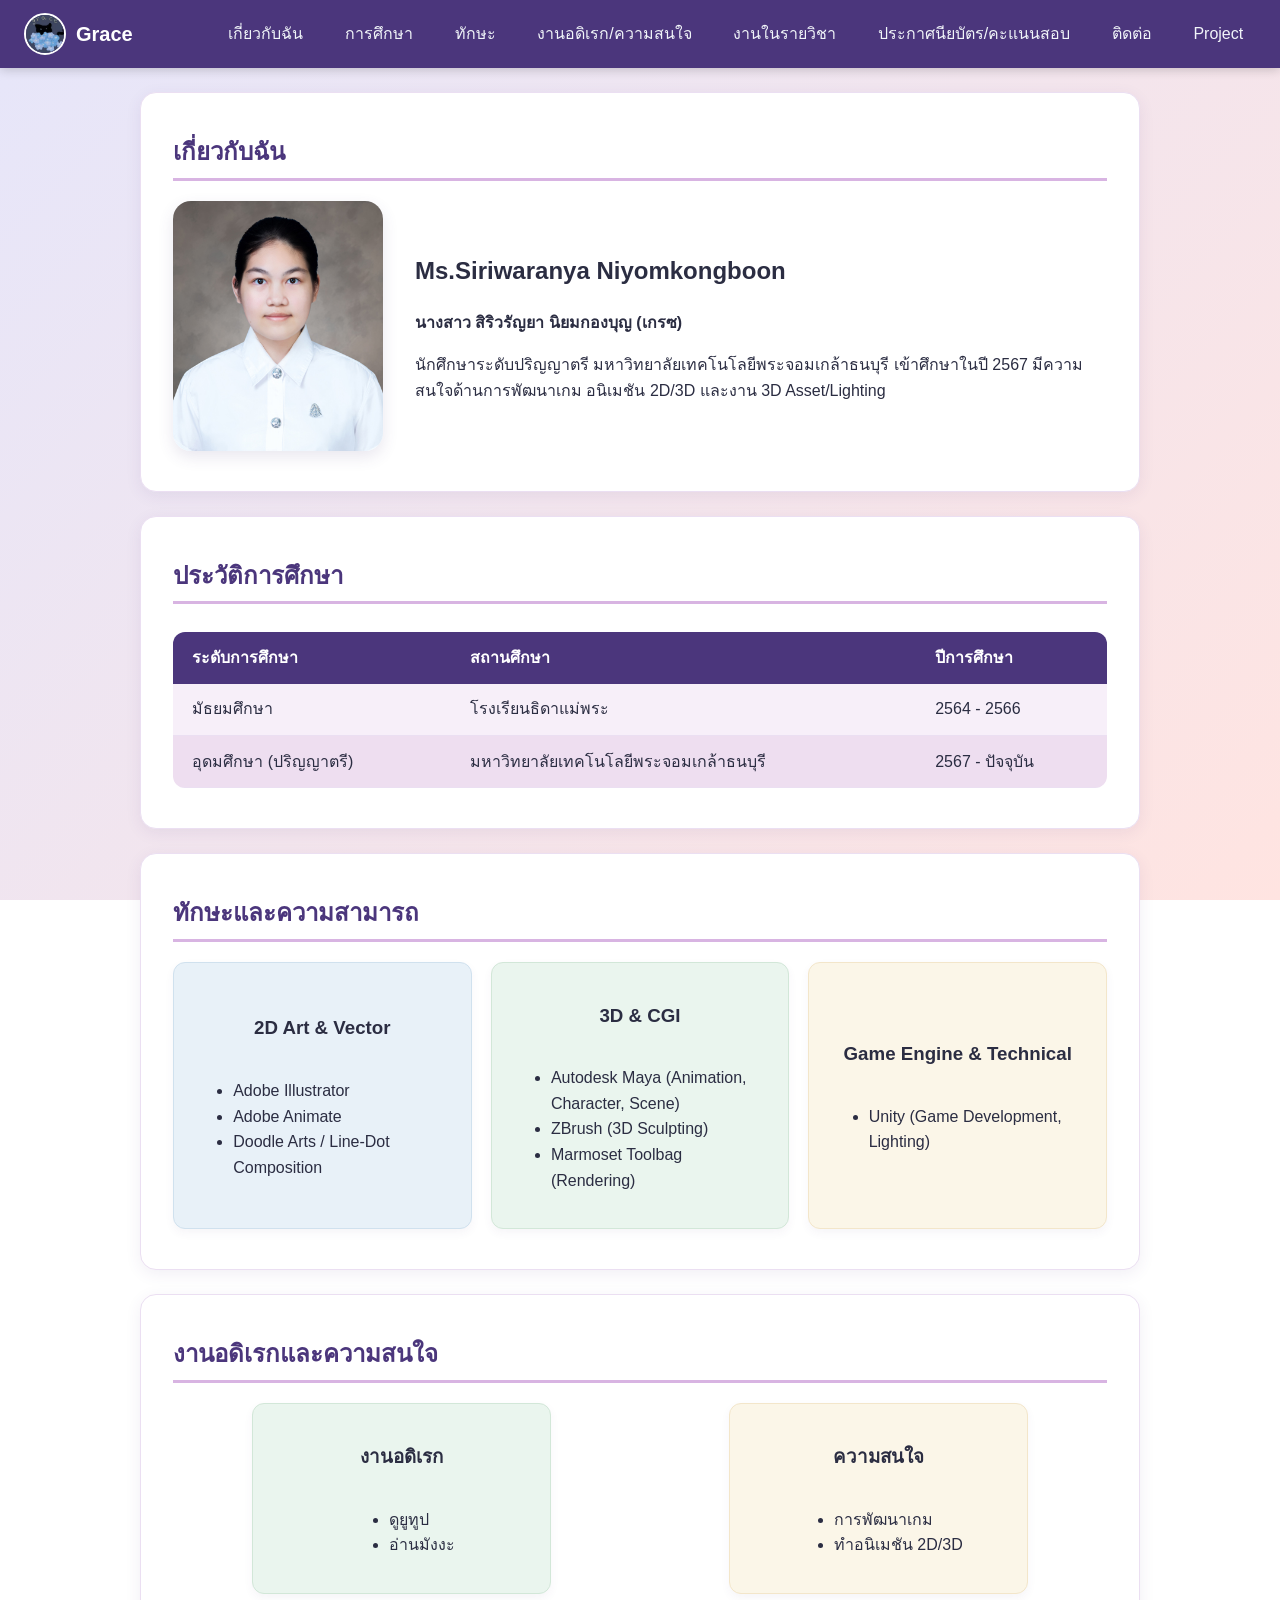
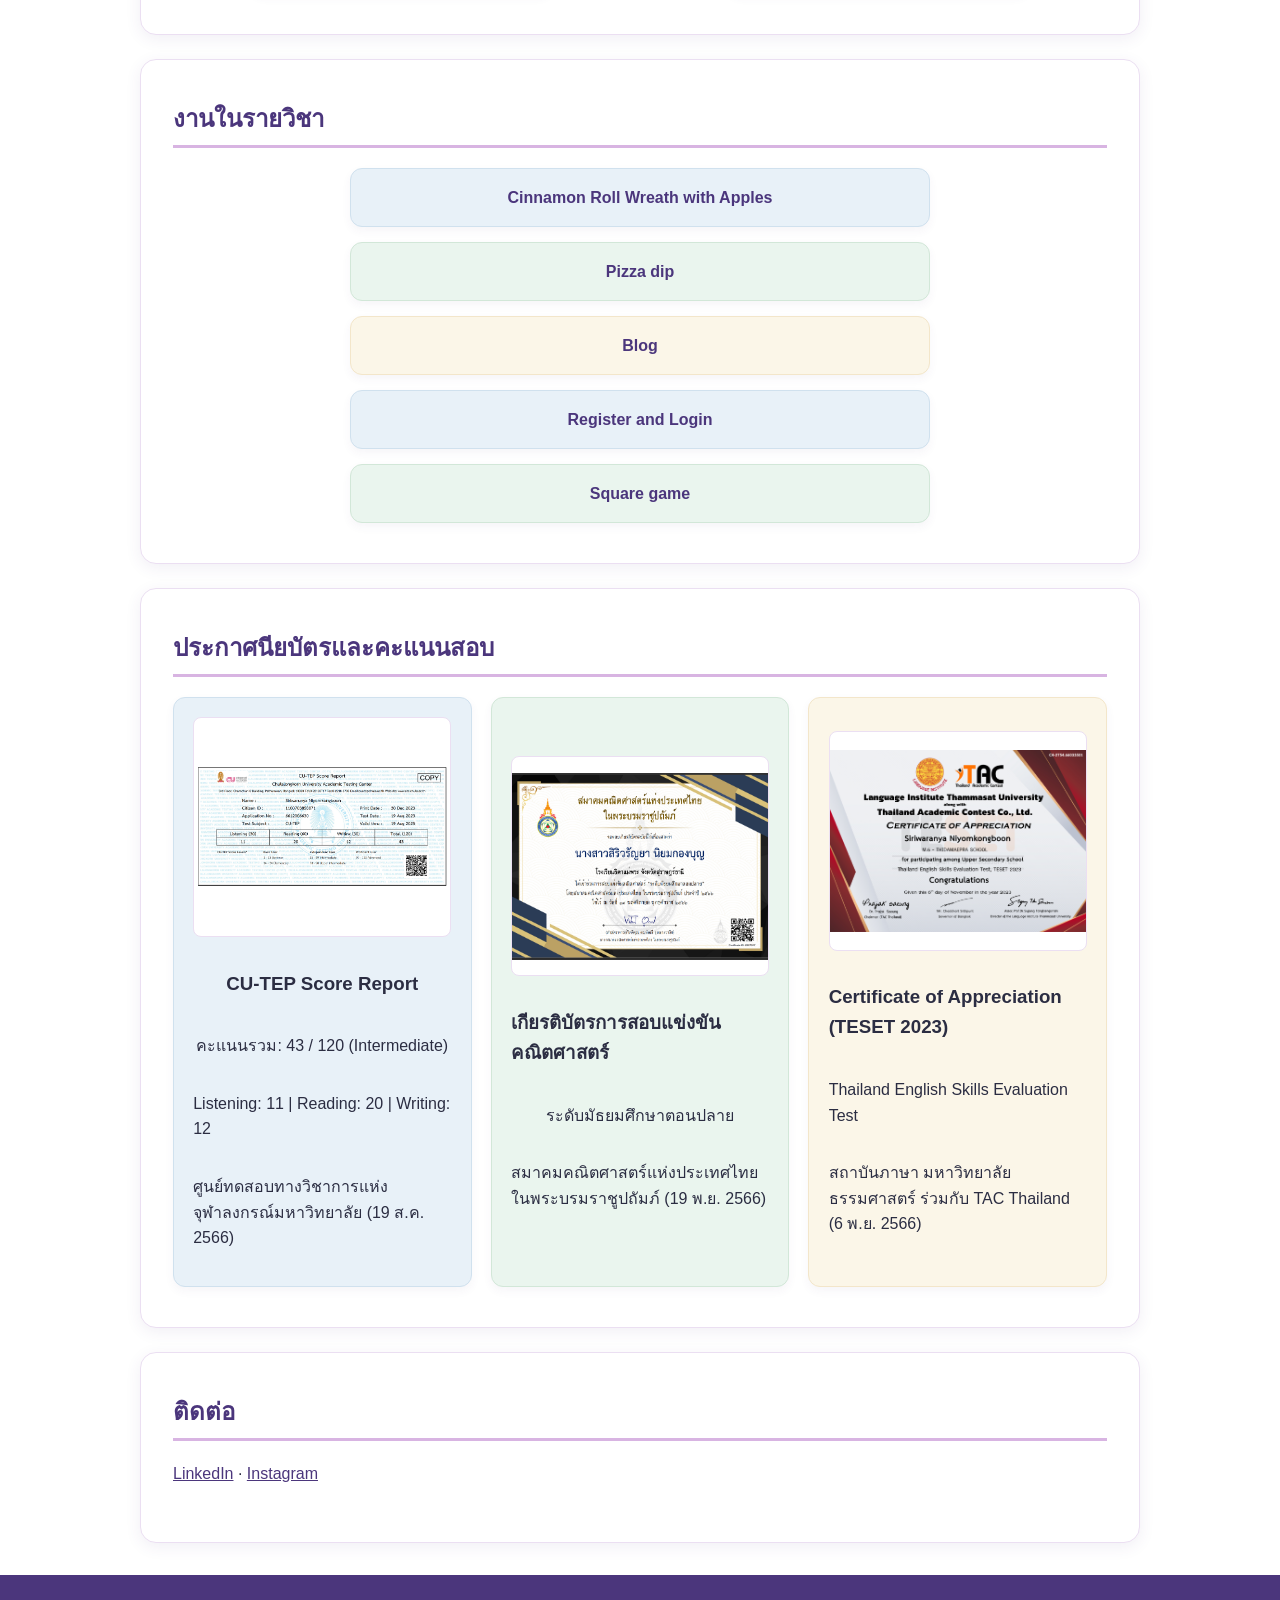
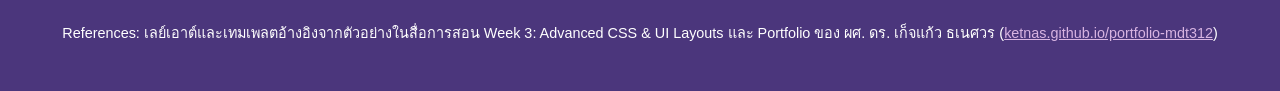
<file: index.html>
<!DOCTYPE html>
<html lang="th">
<head>
  <meta charset="UTF-8">
  <meta name="viewport" content="width=device-width, initial-scale=1.0">
  <title>Portfolio | Siriwaranya Niyomkongboon</title>
  <link rel="stylesheet" href="style.css">
</head>
<body>

  <nav class="topnav">
    <span class="brand">
      <img src="pic/logo.png" alt="Grace Logo" class="brand-logo">
      Grace
    </span>
    <a href="#about">เกี่ยวกับฉัน</a>
    <a href="#education">การศึกษา</a>
    <a href="#skills">ทักษะ</a>
    <a href="#interests">งานอดิเรก/ความสนใจ</a>
    <a href="#assignments">งานในรายวิชา</a>
    <a href="#certificates">ประกาศนียบัตร/คะแนนสอบ</a>
    <a href="#contact">ติดต่อ</a>
    <a href="project.html">Project</a>
  </nav>

  <section id="about">
    <h2>เกี่ยวกับฉัน</h2>
    <div class="about">
      <img class="profile" src="pic/mypic.png" alt="รูปถ่ายหน้าตรงของสิริวรัญยา">
      <div class="text">
        <h1>Ms.Siriwaranya Niyomkongboon</h1>
        <p><strong>นางสาว สิริวรัญยา นิยมกองบุญ (เกรซ)</strong></p>
        <p>นักศึกษาระดับปริญญาตรี มหาวิทยาลัยเทคโนโลยีพระจอมเกล้าธนบุรี เข้าศึกษาในปี 2567 มีความสนใจด้านการพัฒนาเกม อนิเมชัน 2D/3D และงาน 3D Asset/Lighting</p>
      </div>
    </div>
  </section>

  <section id="education">
    <h2>ประวัติการศึกษา</h2>
    <div class="table-wrap">
      <table class="edu_table">
        <tr>
          <th>ระดับการศึกษา</th>
          <th>สถานศึกษา</th>
          <th>ปีการศึกษา</th>
        </tr>
        <tr>
          <td>มัธยมศึกษา</td>
          <td>โรงเรียนธิดาแม่พระ</td>
          <td>2564 - 2566</td>
        </tr>
        <tr>
          <td>อุดมศึกษา (ปริญญาตรี)</td>
          <td>มหาวิทยาลัยเทคโนโลยีพระจอมเกล้าธนบุรี</td>
          <td>2567 - ปัจจุบัน</td>
        </tr>
      </table>
    </div>
  </section>

  <section id="skills">
    <h2>ทักษะและความสามารถ</h2>
    <div class="grid-auto">
      <div class="card">
        <h3>2D Art & Vector</h3>
        <ul>
          <li>Adobe Illustrator</li>
          <li>Adobe Animate</li>
          <li>Doodle Arts / Line-Dot Composition</li>
        </ul>
      </div>
      <div class="card">
        <h3>3D & CGI</h3>
        <ul>
          <li>Autodesk Maya (Animation, Character, Scene)</li>
          <li>ZBrush (3D Sculpting)</li>
          <li>Marmoset Toolbag (Rendering)</li>
        </ul>
      </div>
      <div class="card">
        <h3>Game Engine & Technical</h3>
        <ul>
          <li>Unity (Game Development, Lighting)</li>
        </ul>
      </div>
    </div>
  </section>

  <section id="interests">
    <h2>งานอดิเรกและความสนใจ</h2>
    <div class="grid-auto">
      <div class="card">
        <h3>งานอดิเรก</h3>
        <ul>
          <li>ดูยูทูป</li>
          <li>อ่านมังงะ</li>
        </ul>
      </div>
      <div class="card">
        <h3>ความสนใจ</h3>
        <ul>
          <li>การพัฒนาเกม</li>
          <li>ทำอนิเมชัน 2D/3D</li>
        </ul>
      </div>
    </div>
  </section>

  <section id="assignments">
    <h2>งานในรายวิชา</h2>
    <div class="assignments-list">
      <a class="card" href="assignments/assignment3/recipe.html" target="_blank" rel="noopener">Cinnamon Roll Wreath with Apples</a>
      <a class="card" href="assignments/assignment4/recipe.html" target="_blank" rel="noopener">Pizza dip</a>
      <a class="card" href="assignments/assignment5/index.html" target="_blank" rel="noopener">Blog</a>
      <a class="card" href="assignments/assignment6/register.html" target="_blank" rel="noopener">Register and Login</a>
      <a class="card" href="assignments/assignment7/index.html" target="_blank" rel="noopener">Square game</a>
    </div>
  </section>

  <section id="certificates">
    <h2>ประกาศนียบัตรและคะแนนสอบ</h2>
    <div class="grid-auto">
      <div class="card cert-card">
        <img src="pic/CUTEP.png" alt="CU-TEP Score Report">
        <h3>CU-TEP Score Report</h3>
        <p>คะแนนรวม: 43 / 120 (Intermediate)</p>
        <p>Listening: 11 | Reading: 20 | Writing: 12</p>
        <p>ศูนย์ทดสอบทางวิชาการแห่งจุฬาลงกรณ์มหาวิทยาลัย (19 ส.ค. 2566)</p>
      </div>
      <div class="card cert-card">
        <img src="pic/math.png" alt="เกียรติบัตรการสอบแข่งขันคณิตศาสตร์">
        <h3>เกียรติบัตรการสอบแข่งขันคณิตศาสตร์</h3>
        <p>ระดับมัธยมศึกษาตอนปลาย</p>
        <p>สมาคมคณิตศาสตร์แห่งประเทศไทย ในพระบรมราชูปถัมภ์ (19 พ.ย. 2566)</p>
      </div>
      <div class="card cert-card">
        <img src="pic/TESET.png" alt="Certificate of Appreciation TESET 2023">
        <h3>Certificate of Appreciation (TESET 2023)</h3>
        <p>Thailand English Skills Evaluation Test</p>
        <p>สถาบันภาษา มหาวิทยาลัยธรรมศาสตร์ ร่วมกับ TAC Thailand (6 พ.ย. 2566)</p>
      </div>
    </div>
  </section>

  <section id="contact">
    <h2>ติดต่อ</h2>
    <p>
      <a href="https://www.linkedin.com/in/siriwaranya-niyomkongboon-b6718a347" target="_blank" rel="noopener">LinkedIn</a> ·
      <a href="https://www.instagram.com/9rac3_ja" target="_blank" rel="noopener">Instagram</a>
    </p>
  </section>

  <footer>
    <p>
      References: เลย์เอาต์และเทมเพลตอ้างอิงจากตัวอย่างในสื่อการสอน Week 3: Advanced CSS & UI Layouts และ Portfolio ของ ผศ. ดร. เก็จแก้ว ธเนศวร (<a href="https://ketnas.github.io/portfolio-mdt312/" target="_blank" rel="noopener">ketnas.github.io/portfolio-mdt312</a>)
    </p>
  </footer>

</body>
</html>
</file>
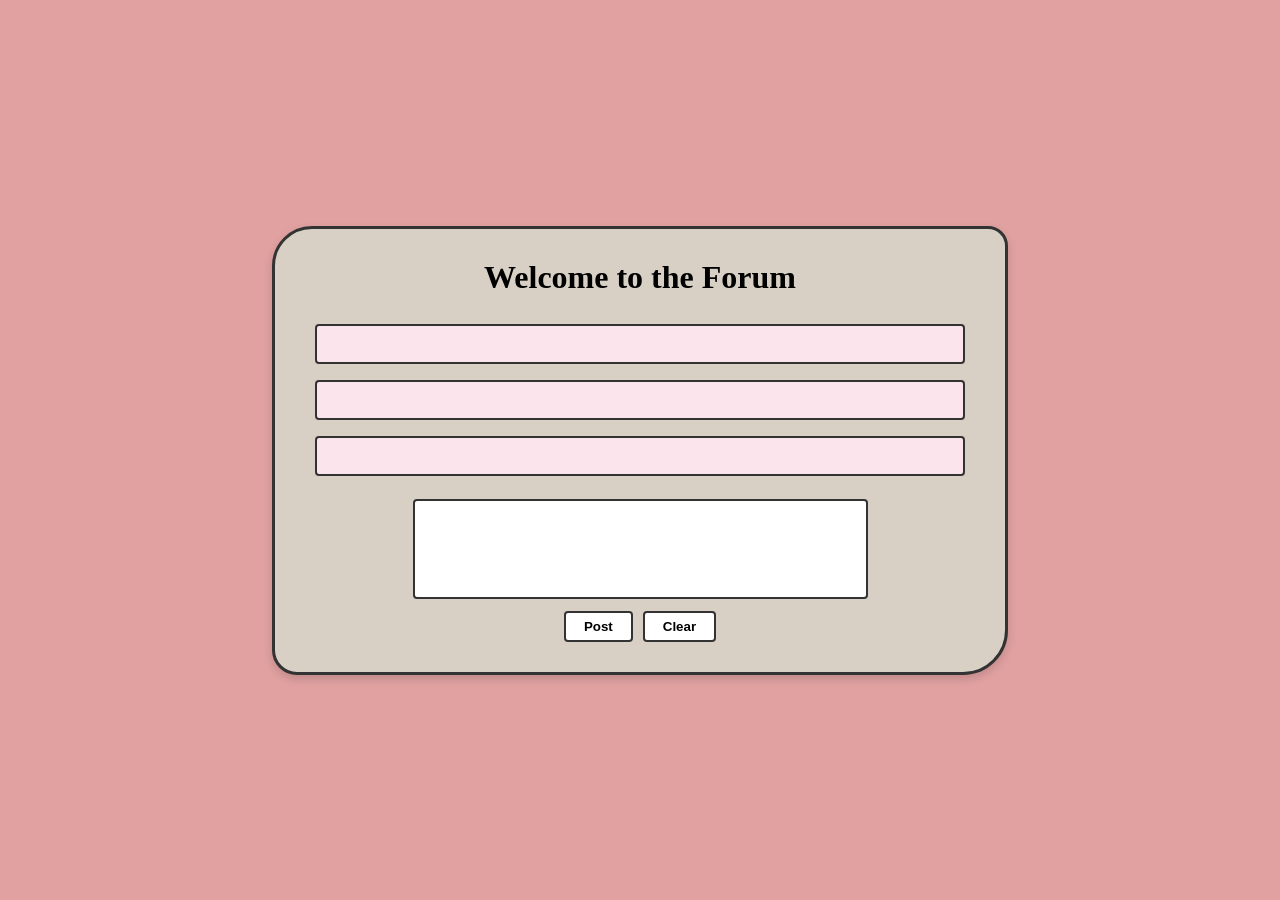
<file: assignments/assignment5/index.html>
<!DOCTYPE html>
<html>
<head>
    <meta charset='utf-8'>
    <meta http-equiv='X-UA-Compatible' content='IE=edge'>
    <title>Blogger</title>
    <meta name='viewport' content='width=device-width, initial-scale=1'>
    <link rel='stylesheet' type='text/css' media='screen' href='main.css'>
    <script src='main.js'></script>
</head>
<body>
	    <div class="forum-container">
        <h1 id="top"></h1>
        
        <div id="topic"></div>
        <div id="reply1"></div>
        <div id="reply2"></div>
        
        <textarea name="message" id="message"></textarea> 
        
        <div class="button-container">
            <button type="button" id="post">Post</button>
            <button type="button" id="clear">Clear</button>
        </div>
    </div>
</body>
</html>
</file>
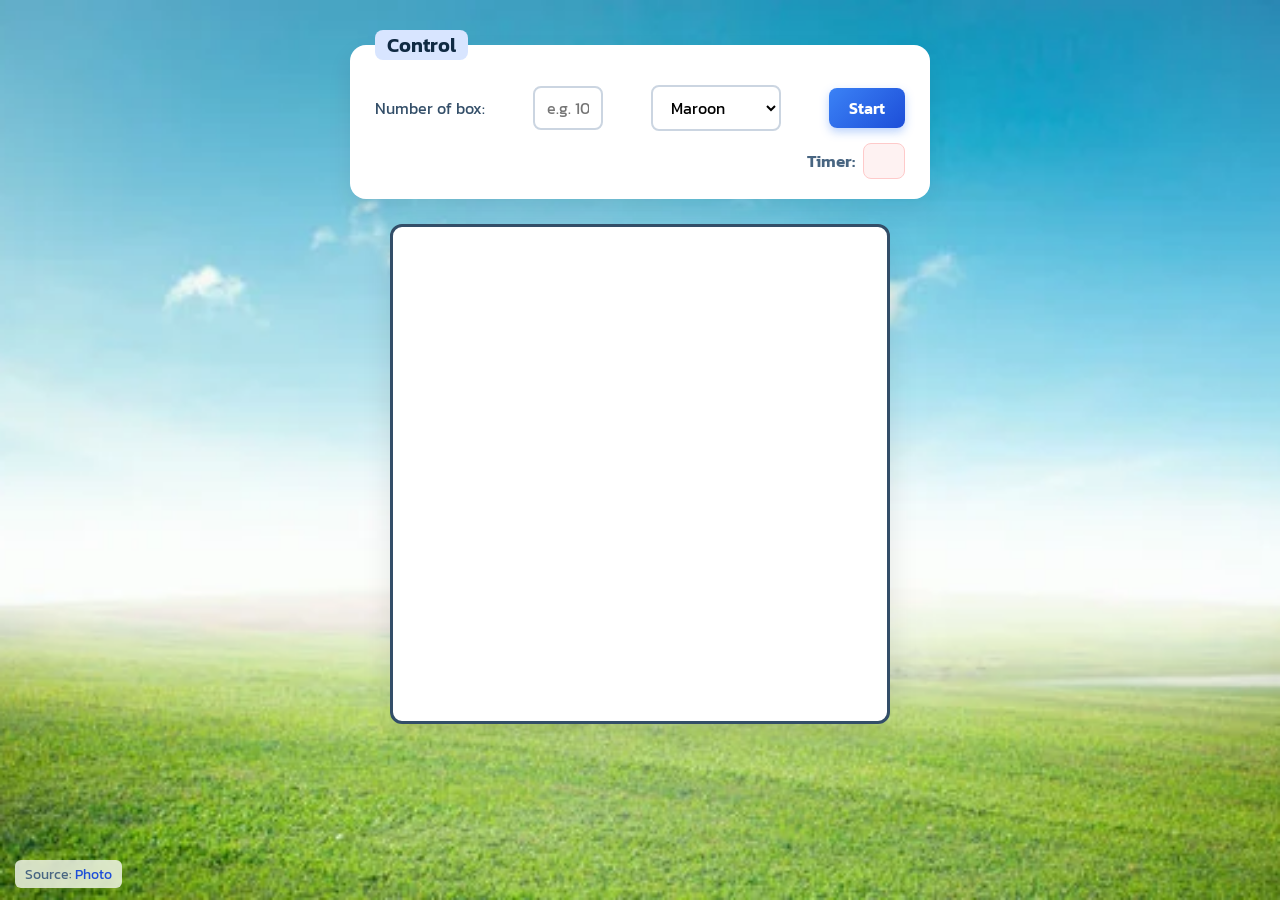
<file: assignments/assignment7/index.html>
<!DOCTYPE html>
<html lang="en">
	<head>
		<meta charset="UTF-8">
		<meta name="viewport" content="width=device-width, initial-scale=1.0">
		<title>Square game</title>
		<script type="text/javascript" src="game.js"></script>
		<link rel="stylesheet" type="text/css" href="game.css">
	</head>
	<body>
		<!-- these codes were adapted from https://courses.cs.washington.edu/courses/cse154/17sp/lecture/more-dom/code/squares.html  -->

		<fieldset>
			<legend>Control</legend>
			<label for="numbox">Number of box: </label>
			<input type="text" name="numbox" id="numbox" placeholder="e.g. 10">
			<select name="color" id="color">
				<option value="maroon">Maroon</option>
				<option value="lightgreen">Lightgreen</option>
				<option value="magenta">Magenta</option>
				<option value="cyan">Cyan</option>
			</select>
			<button id="start">Start</button>
			<div id="timerClock"> Timer:
				<div id="clock"></div>
			</div>
		</fieldset>

		<div id="container">
			<div id="layer"></div>
		</div>
		<div class="ref-bottom-left">
			Source: <a href="Https://share.google/duGIEDCiZ445L3fZx" target="_blank" rel="noopener">Photo</a>
		</div>

	</body>
</html>
	</body>
</html>
</file>
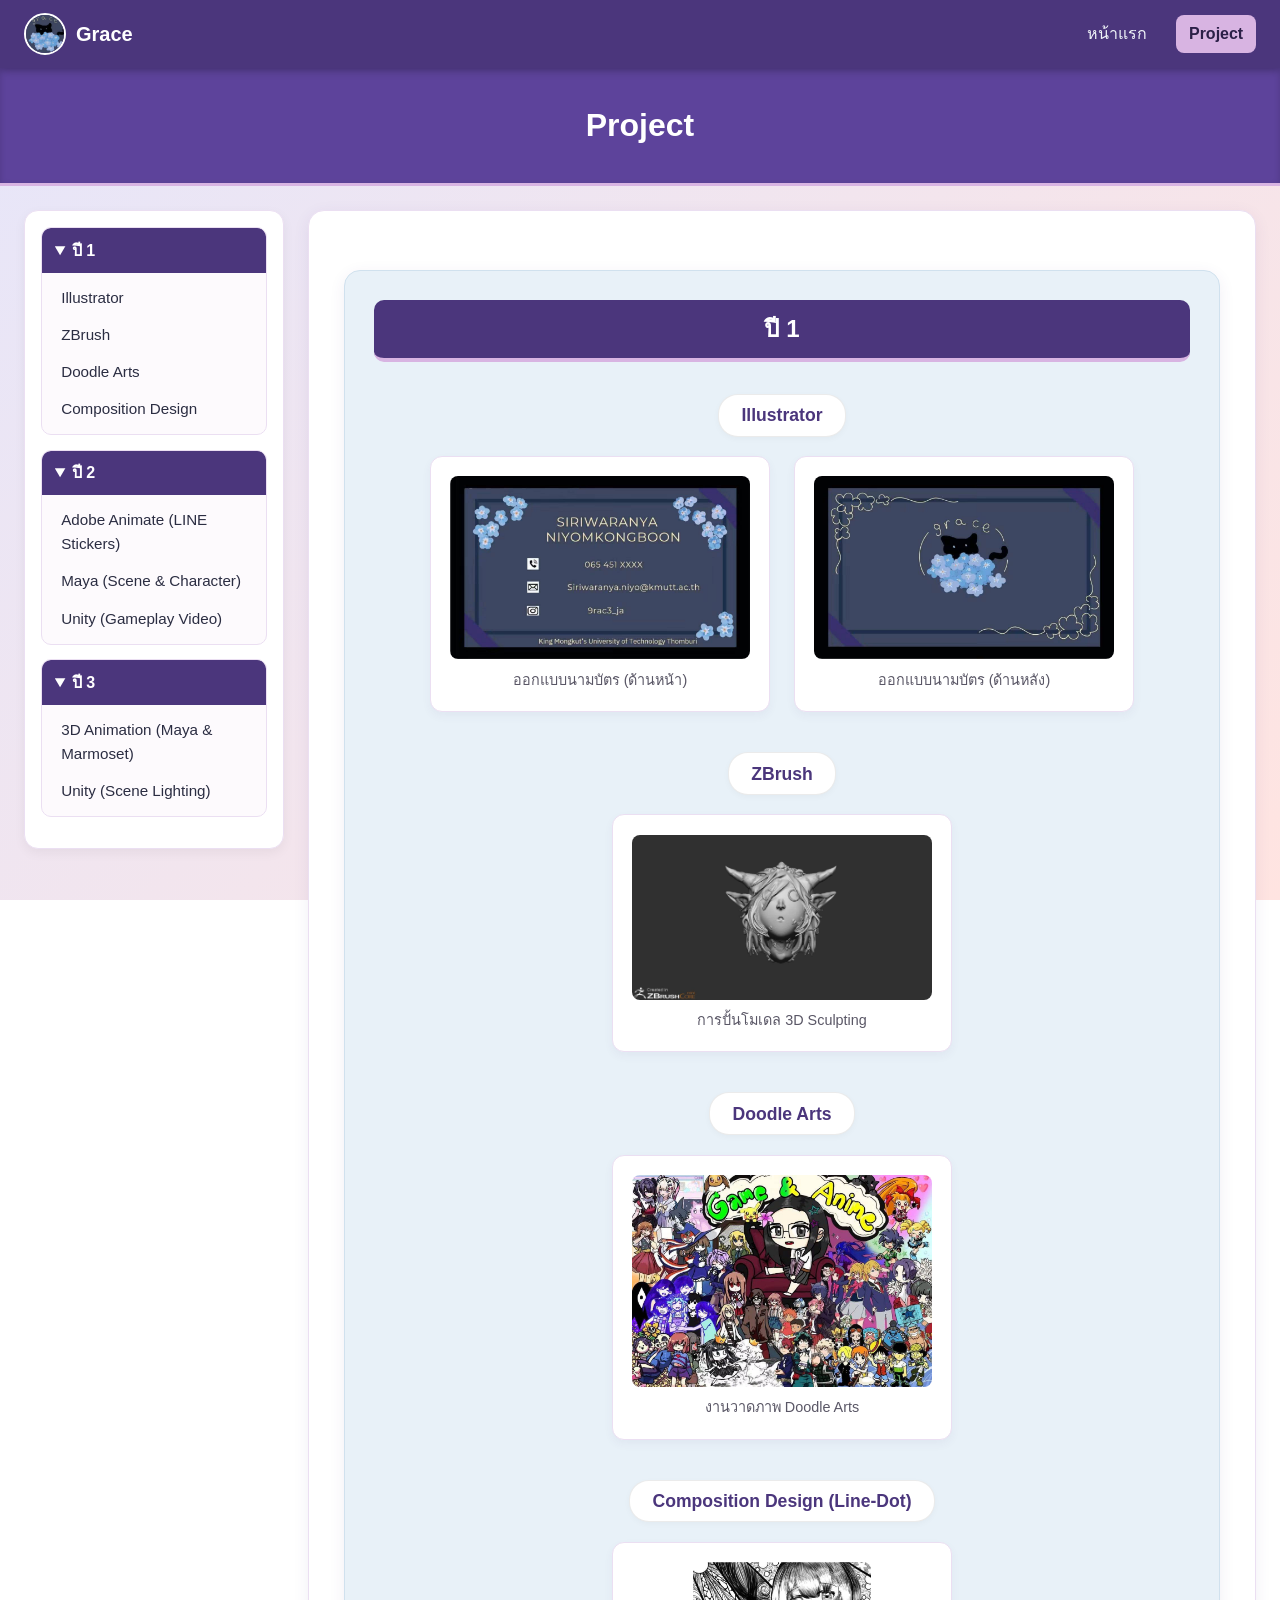
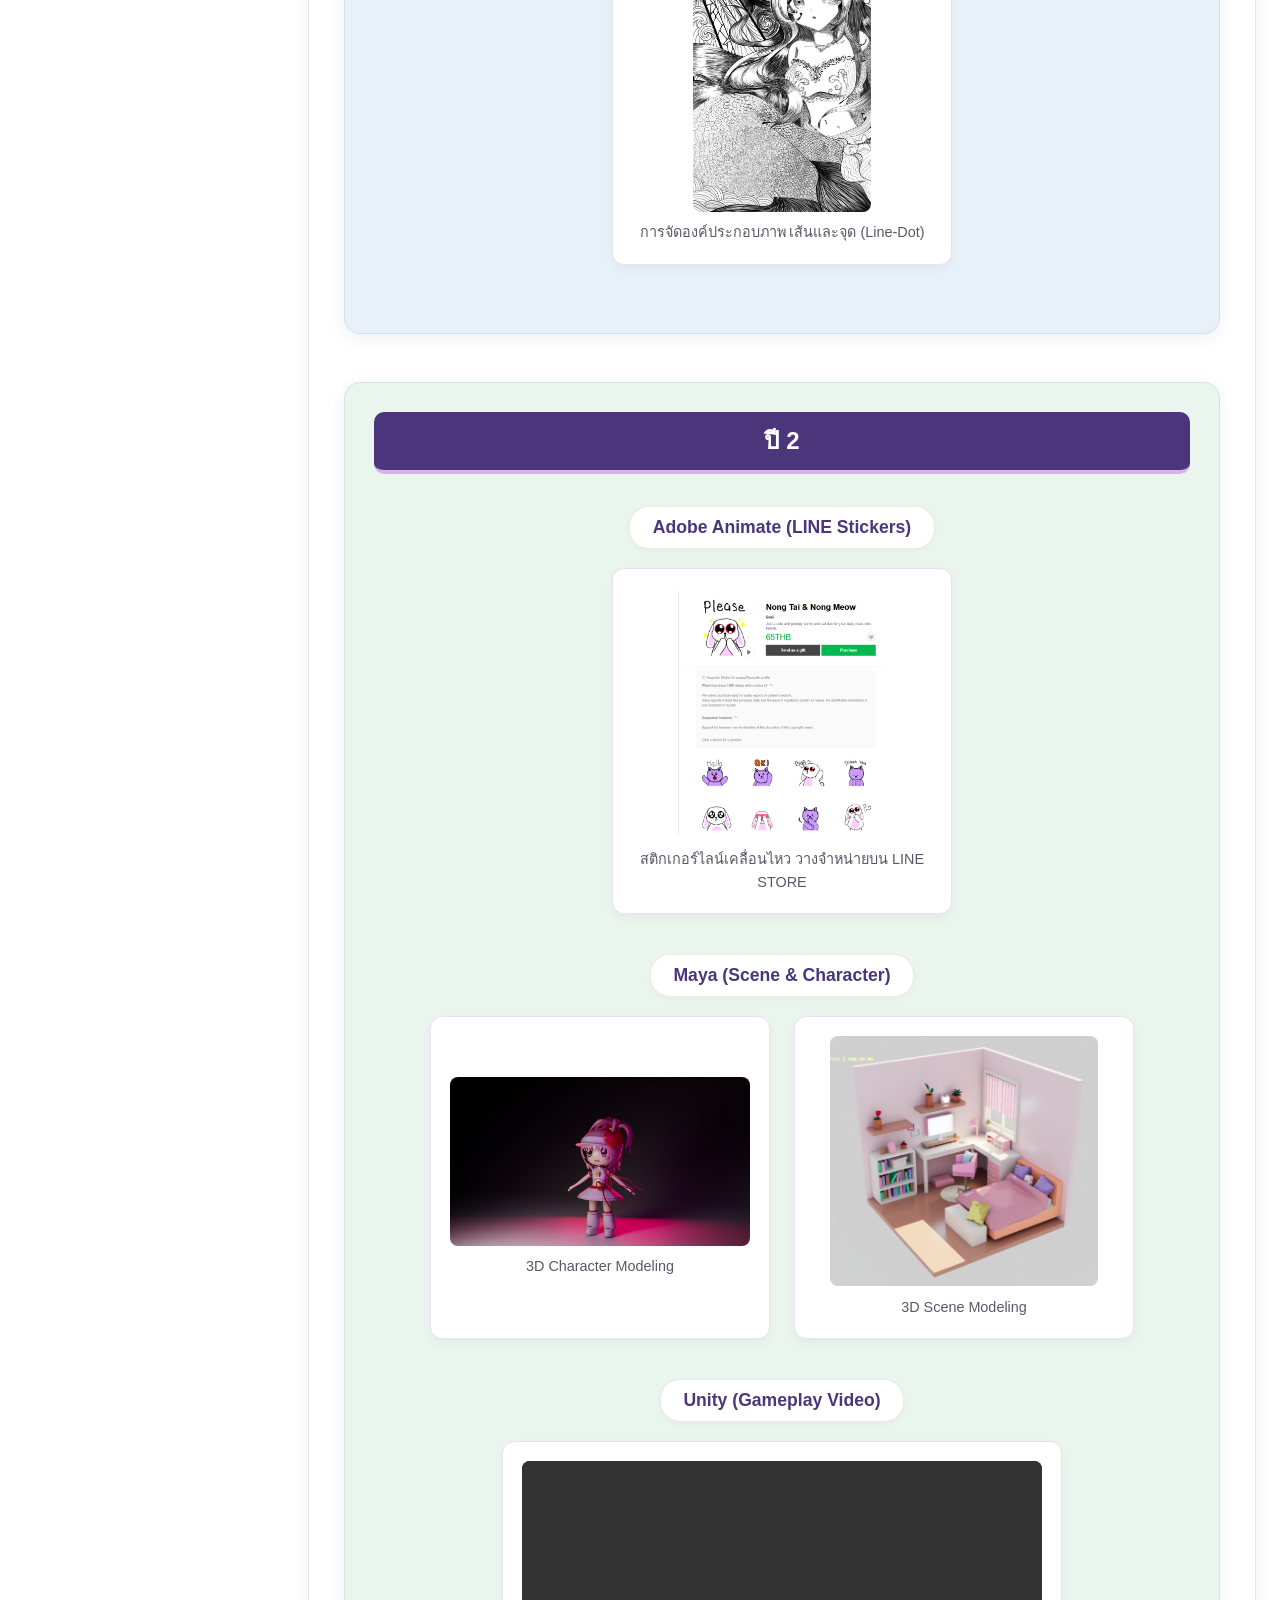
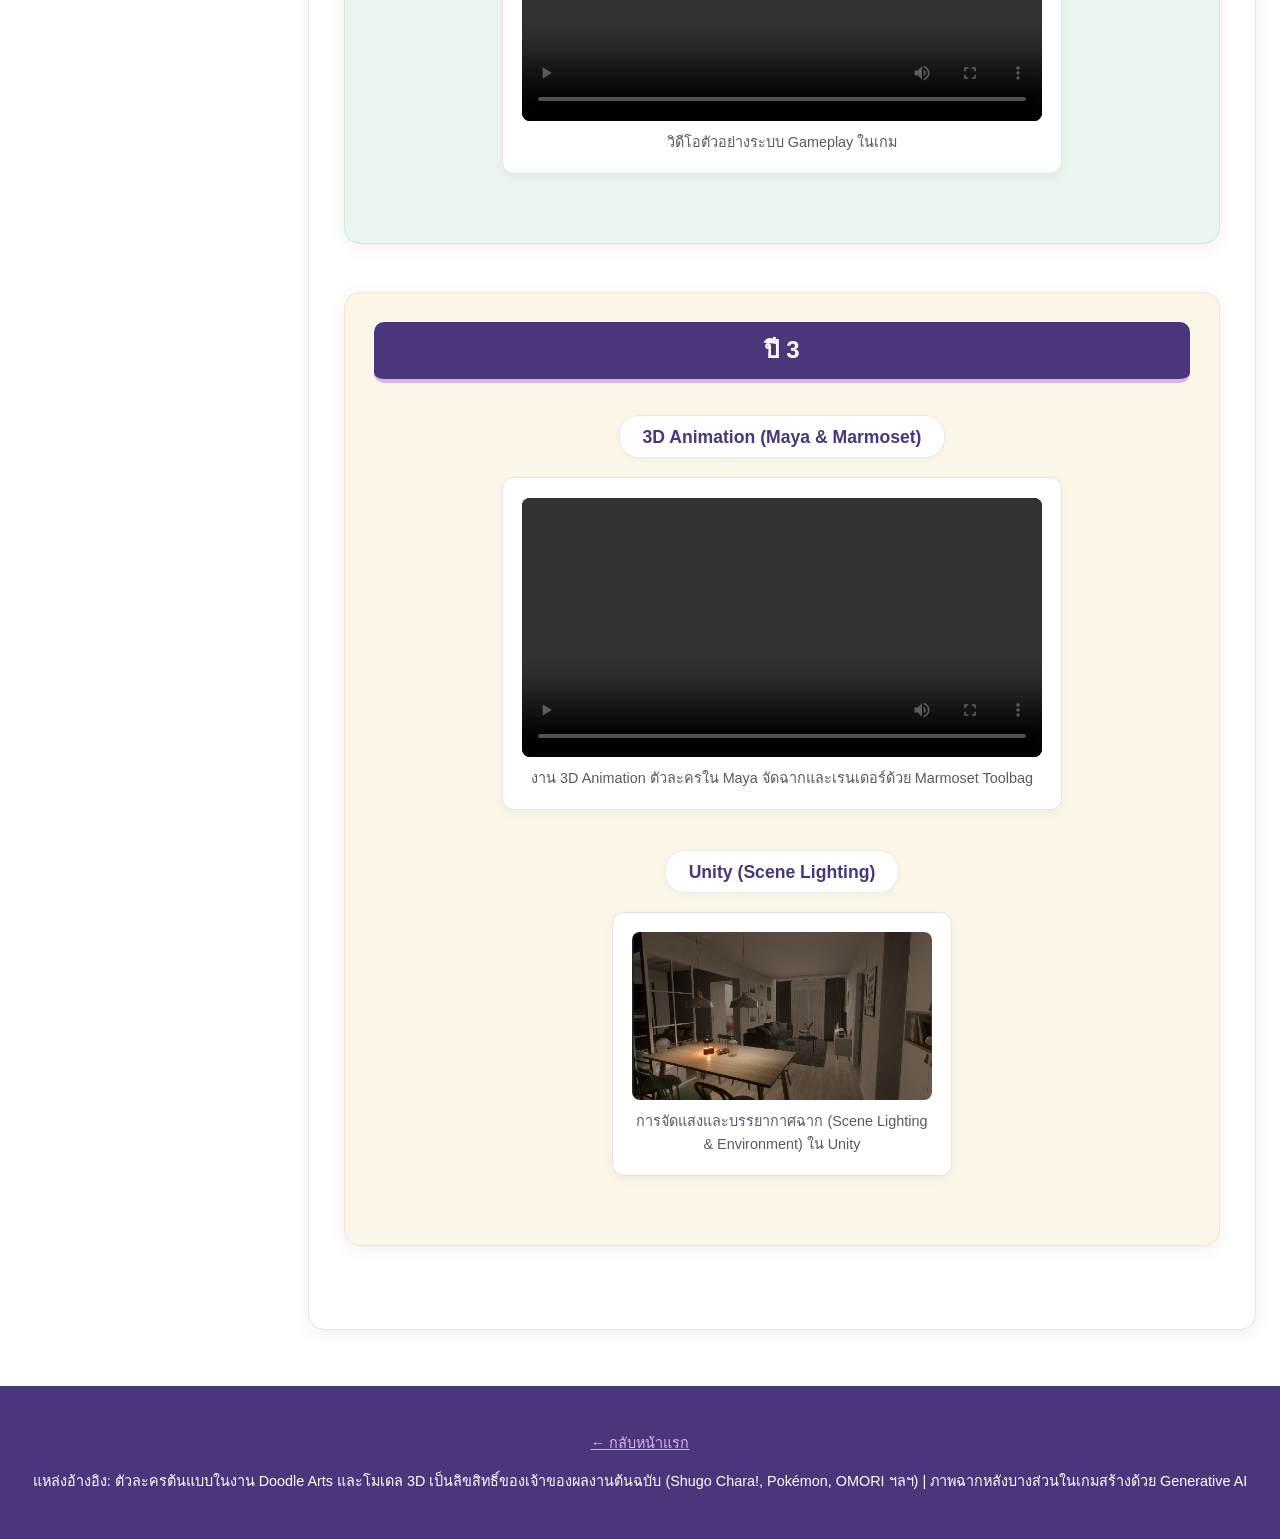
<file: project.html>
<!DOCTYPE html>
<html lang="th">
<head>
  <meta charset="UTF-8">
  <meta name="viewport" content="width=device-width, initial-scale=1.0">
  <title>Project | Siriwaranya Niyomkongboon</title>
  <link rel="stylesheet" href="style.css">
</head>
<body>

  <nav class="topnav">
    <span class="brand">
      <img src="pic/logo.png" alt="Grace Logo" class="brand-logo">
      Grace
    </span>
    <a href="index.html">หน้าแรก</a>
    <a href="project.html" class="active">Project</a>
  </nav>

  <h1 class="page-title">Project</h1>

  <div class="layout">

    <aside class="sidebar">
      <details open>
        <summary>ปี 1</summary>
        <ul>
          <li><a href="#y1-illustrator">Illustrator</a></li>
          <li><a href="#y1-zbrush">ZBrush</a></li>
          <li><a href="#y1-doodle">Doodle Arts</a></li>
          <li><a href="#y1-composition">Composition Design</a></li>
        </ul>
      </details>
      <details open>
        <summary>ปี 2</summary>
        <ul>
          <li><a href="#y2-animate">Adobe Animate (LINE Stickers)</a></li>
          <li><a href="#y2-maya">Maya (Scene & Character)</a></li>
          <li><a href="#y2-unity">Unity (Gameplay Video)</a></li>
        </ul>
      </details>
      <details open>
        <summary>ปี 3</summary>
        <ul>
          <li><a href="#y3-maya-animation">3D Animation (Maya & Marmoset)</a></li>
          <li><a href="#y3-unity-lighting">Unity (Scene Lighting)</a></li>
        </ul>
      </details>
    </aside>

    <main class="content">

      <!-- ===== ปี 1 ===== -->
      <section class="year-block" id="year1">
        <h2>ปี 1</h2>

        <div class="tool-block" id="y1-illustrator">
          <h3>Illustrator</h3>
          <div class="project-grid">
            <figure class="card">
              <img src="pic/card1.jpg" alt="ออกแบบนามบัตร ด้านหน้า">
              <figcaption>ออกแบบนามบัตร (ด้านหน้า)</figcaption>
            </figure>
            <figure class="card">
              <img src="pic/card2.jpg" alt="ออกแบบนามบัตร ด้านหลัง">
              <figcaption>ออกแบบนามบัตร (ด้านหลัง)</figcaption>
            </figure>
          </div>
        </div>

        <div class="tool-block" id="y1-zbrush">
          <h3>ZBrush</h3>
          <div class="project-grid">
            <figure class="card">
              <img src="pic/zbrush.jpg" alt="ผลงาน ZBrush">
              <figcaption>การปั้นโมเดล 3D Sculpting</figcaption>
            </figure>
          </div>
        </div>

        <div class="tool-block" id="y1-doodle">
          <h3>Doodle Arts</h3>
          <div class="project-grid">
            <figure class="card">
              <img src="pic/doodle.jpg" alt="ผลงาน Doodle Arts">
              <figcaption>งานวาดภาพ Doodle Arts</figcaption>
            </figure>
          </div>
        </div>

        <div class="tool-block" id="y1-composition">
          <h3>Composition Design (Line-Dot)</h3>
          <div class="project-grid">
            <figure class="card">
              <img src="pic/linedot.jpg" alt="ผลงาน Composition Design">
              <figcaption>การจัดองค์ประกอบภาพ เส้นและจุด (Line-Dot)</figcaption>
            </figure>
          </div>
        </div>
      </section>

      <!-- ===== ปี 2 ===== -->
      <section class="year-block" id="year2">
        <h2>ปี 2</h2>

        <div class="tool-block" id="y2-animate">
          <h3>Adobe Animate (LINE Stickers)</h3>
          <div class="project-grid">
            <figure class="card">
              <img src="pic/line.png" alt="สติกเกอร์ไลน์เคลื่อนไหว">
              <figcaption>สติกเกอร์ไลน์เคลื่อนไหว วางจำหน่ายบน LINE STORE</figcaption>
            </figure>
          </div>
        </div>

        <div class="tool-block" id="y2-maya">
          <h3>Maya (Scene & Character)</h3>
          <div class="project-grid">
            <figure class="card">
              <img src="pic/character.png" alt="โมเดลตัวละคร">
              <figcaption>3D Character Modeling</figcaption>
            </figure>
            <figure class="card">
              <img src="pic/scene.png" alt="โมเดลฉาก">
              <figcaption>3D Scene Modeling</figcaption>
            </figure>
          </div>
        </div>

        <div class="tool-block" id="y2-unity">
          <h3>Unity (Gameplay Video)</h3>
          <div class="card">
            <video width="100%" controls style="max-height: 400px; background: #000; border-radius: 8px;">
              <source src="pic/ThiefRunner.mp4" type="video/mp4">
              เบราว์เซอร์ไม่รองรับการเล่นวิดีโอ
            </video>
            <figcaption>วิดีโอตัวอย่างระบบ Gameplay ในเกม</figcaption>
          </div>
        </div>
      </section>

      <!-- ===== ปี 3 ===== -->
      <section class="year-block" id="year3">
        <h2>ปี 3</h2>

        <div class="tool-block" id="y3-maya-animation">
          <h3>3D Animation (Maya & Marmoset)</h3>
          <div class="card">
            <video width="100%" controls style="max-height: 400px; background: #000; border-radius: 8px;">
              <source src="pic/Midterm.mp4" type="video/mp4">
              เบราว์เซอร์ไม่รองรับการเล่นวิดีโอ
            </video>
            <figcaption>งาน 3D Animation ตัวละครใน Maya จัดฉากและเรนเดอร์ด้วย Marmoset Toolbag</figcaption>
          </div>
        </div>

        <div class="tool-block" id="y3-unity-lighting">
          <h3>Unity (Scene Lighting)</h3>
          <div class="project-grid">
            <figure class="card">
              <img src="pic/unitylighting.png" alt="การจัดแสงฉากใน Unity">
              <figcaption>การจัดแสงและบรรยากาศฉาก (Scene Lighting & Environment) ใน Unity</figcaption>
            </figure>
          </div>
        </div>
      </section>

    </main>
  </div>

  <footer>
    <p><a href="index.html">← กลับหน้าแรก</a></p>
    <p>แหล่งอ้างอิง: ตัวละครต้นแบบในงาน Doodle Arts และโมเดล 3D เป็นลิขสิทธิ์ของเจ้าของผลงานต้นฉบับ (Shugo Chara!, Pokémon, OMORI ฯลฯ) | ภาพฉากหลังบางส่วนในเกมสร้างด้วย Generative AI</p>
  </footer>

</body>
</html>
</file>
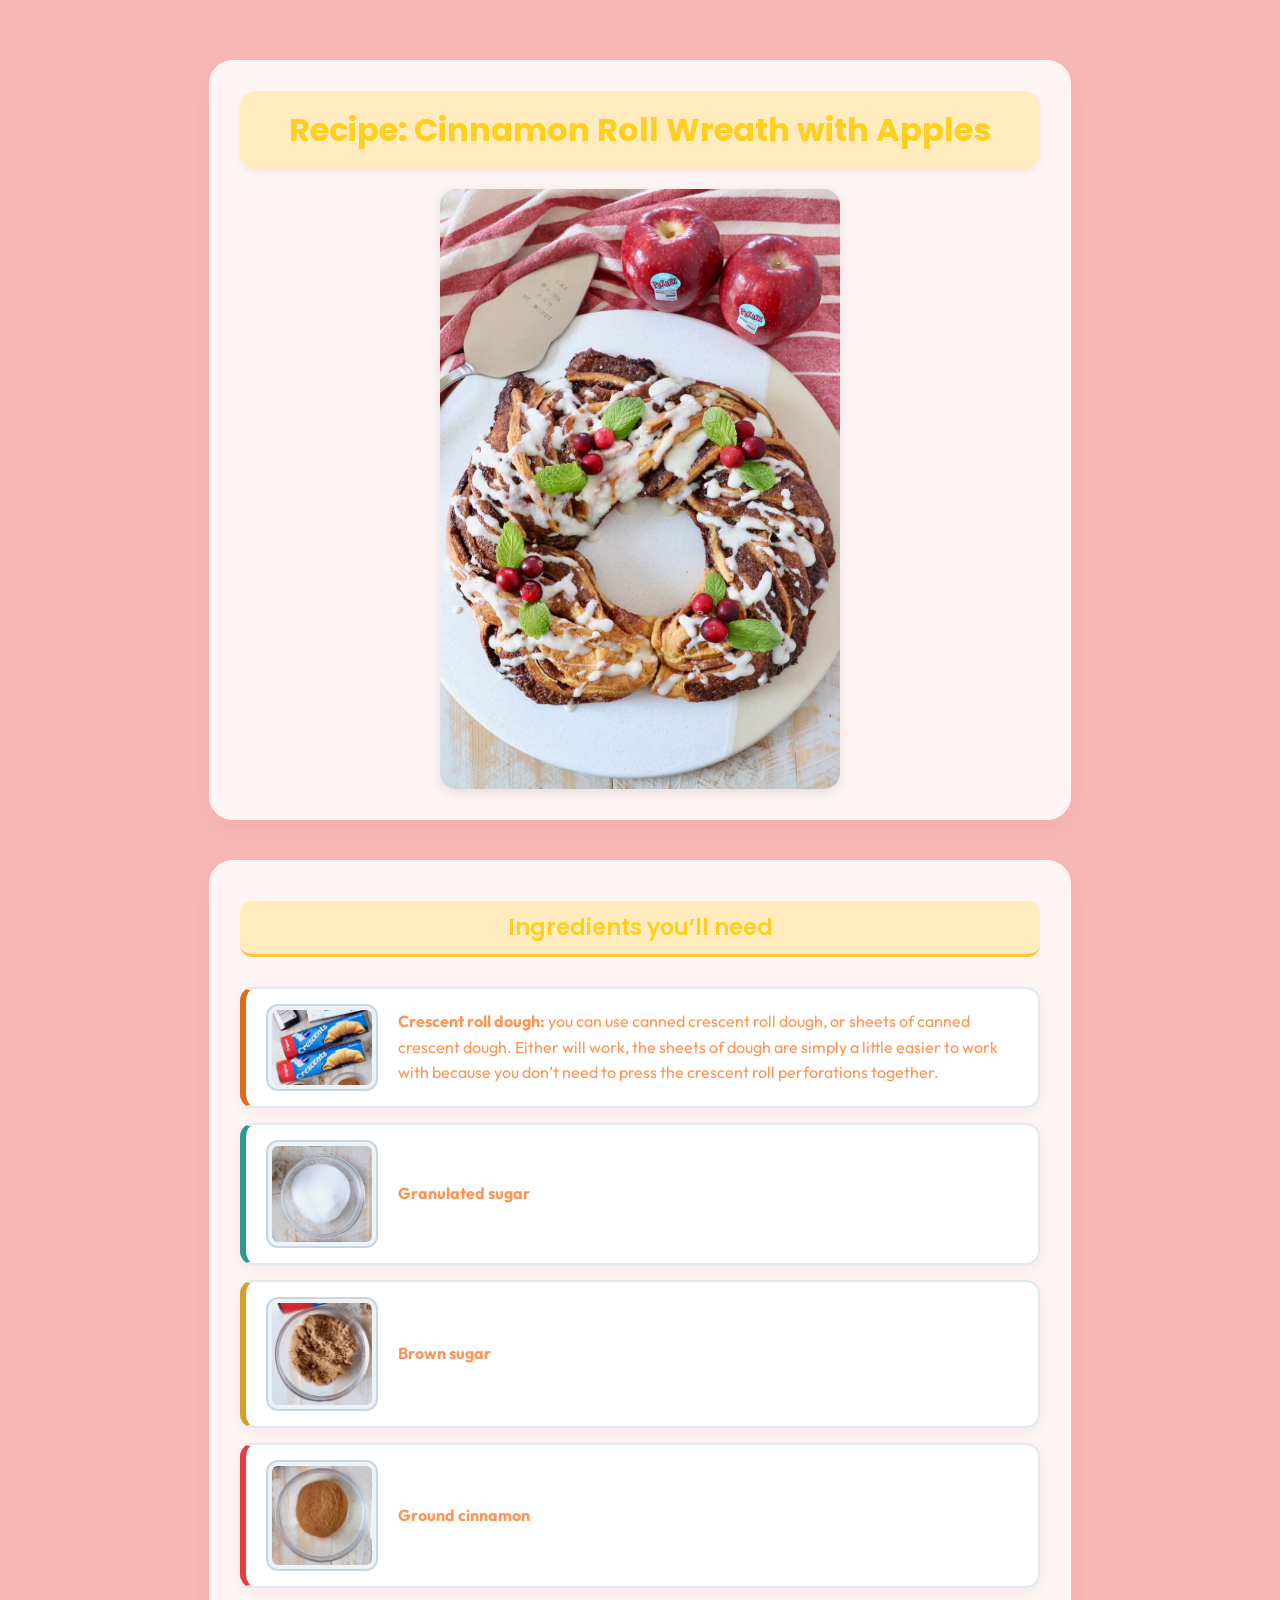
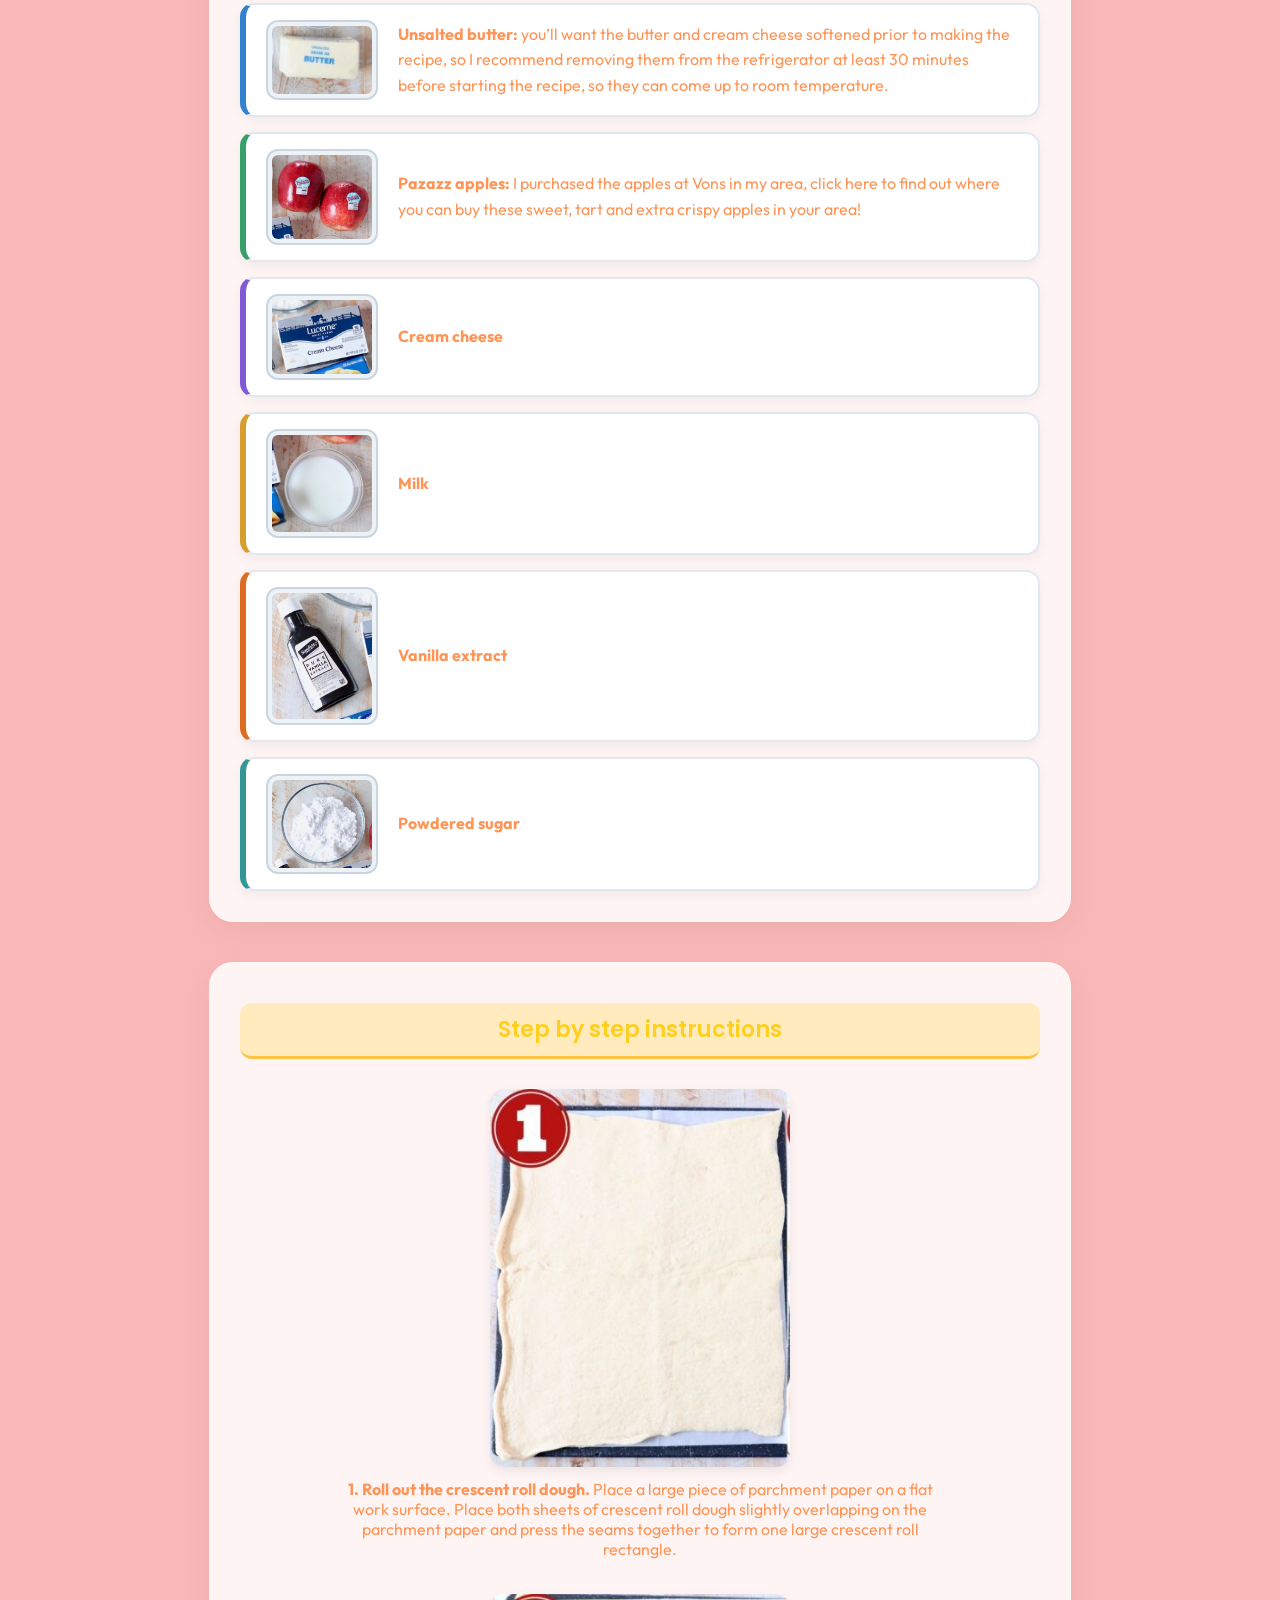
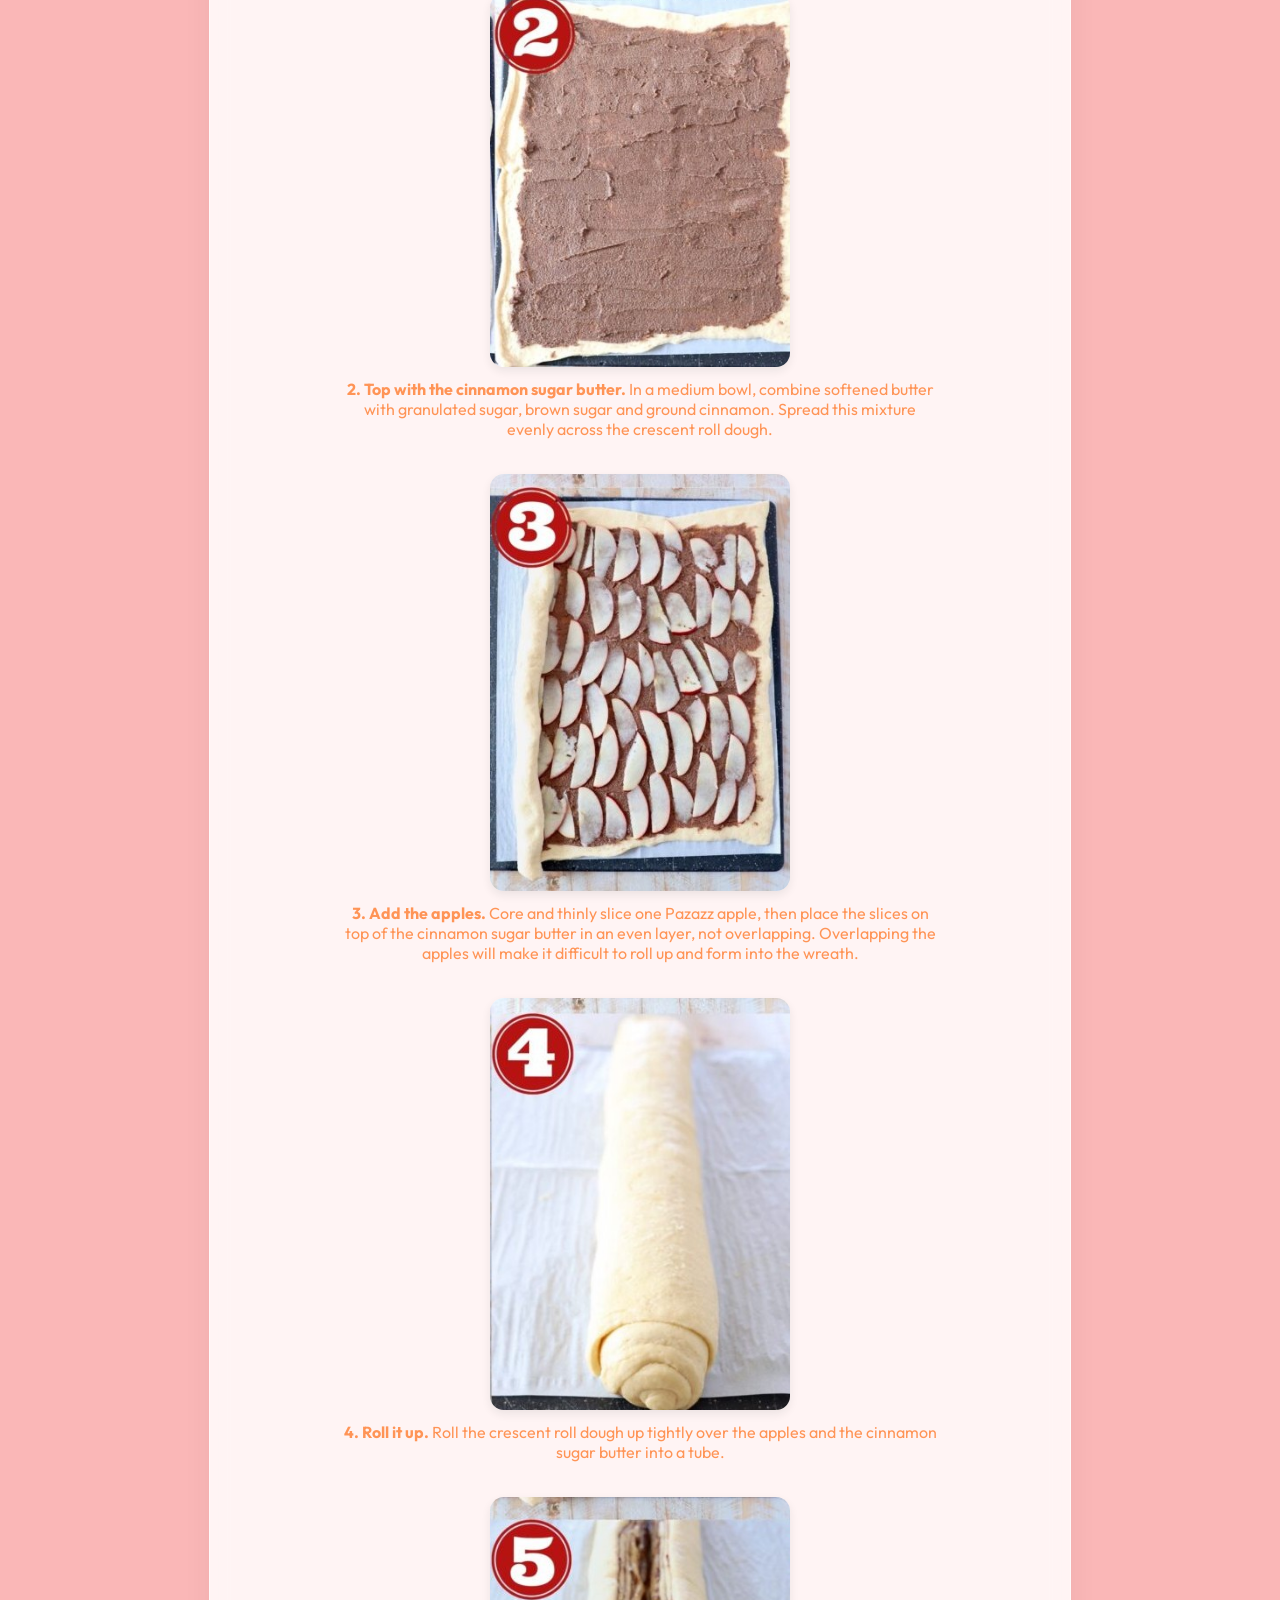
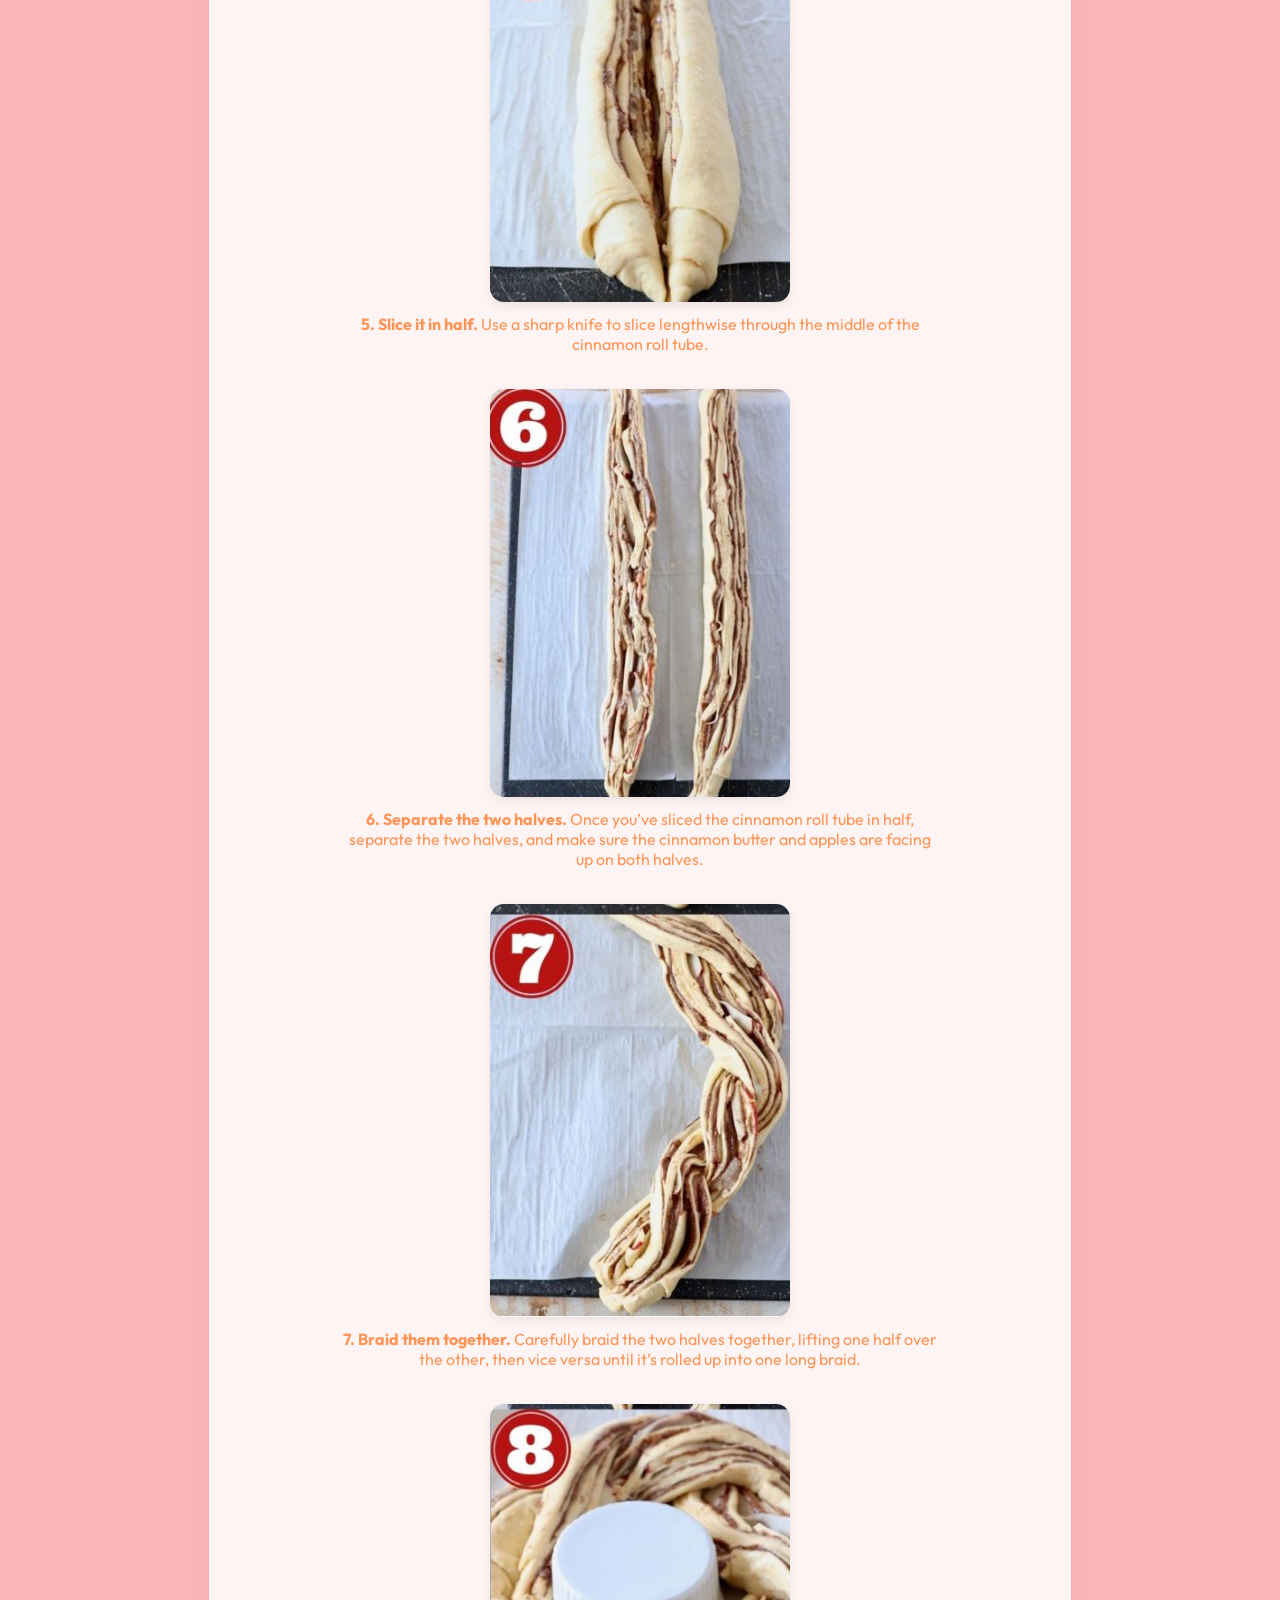
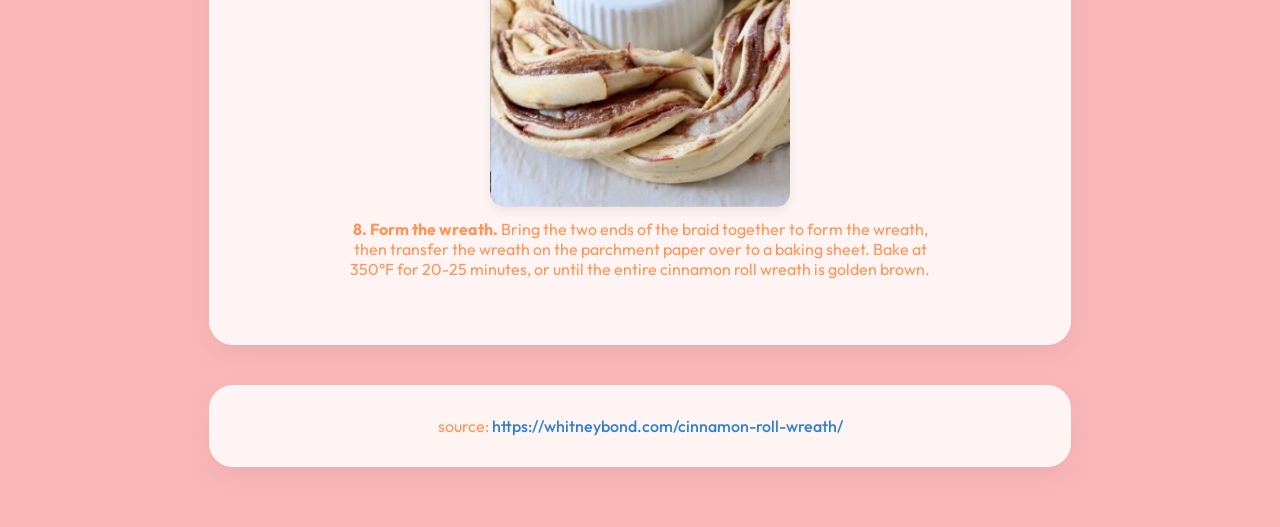
<file: assignments/assignment3/recipe.html>
<!DOCTYPE html>
<html>
<head>
    <meta charset='utf-8'>
    <meta http-equiv='X-UA-Compatible' content='IE=edge'>
    <title>Cinnamon Roll Wreath with Apples</title>
    <meta name='viewport' content='width=device-width, initial-scale=1'>
    <link rel='stylesheet' type='text/css' media='screen' href='main.css'>
</head>
<body>
    <div class="card-layout">
        <h1>Recipe: Cinnamon Roll Wreath with Apples</h1>

        <div class="image-container">
            <img src="pic/cinnamon-5.jpeg" alt="Cinnamon Roll Wreath" class="recipe-img">
        </div>
    </div>
    <div class="card-layout">
        <h2>Ingredients you’ll need</h2>
        <div class="list-container">
            <div class="list-item">
                <img class="item-pic" src="pic/ing_dough.jpeg" alt="Dough">
                <div class="item-text"><b>Crescent roll dough:</b> you can use canned crescent roll dough, or sheets of canned crescent dough. Either will work, the sheets of dough are simply a little easier to work with because you don’t need to press the crescent roll perforations together.</div>
            </div>
            <div class="list-item">
                <img class="item-pic" src="pic/ing_sugar.jpeg" alt="Sugar">
                <div class="item-text"><b>Granulated sugar</b></div>
            </div>
            <div class="list-item">
                <img class="item-pic" src="pic/ing_brownsugar.jpeg" alt="Brown Sugar">
                <div class="item-text"><b>Brown sugar</b></div>
            </div>
            <div class="list-item">
                <img class="item-pic" src="pic/ing_cinnamon.jpeg" alt="Cinnamon">
                <div class="item-text"><b>Ground cinnamon</b></div>
            </div>
            <div class="list-item">
                <img class="item-pic" src="pic/ing_butter.jpeg" alt="Butter">
                <div class="item-text"><b>Unsalted butter:</b> you’ll want the butter and cream cheese softened prior to making the recipe, so I recommend removing them from the refrigerator at least 30 minutes before starting the recipe, so they can come up to room temperature.</div>
            </div>
            <div class="list-item">
                <img class="item-pic" src="pic/ing_apple.jpeg" alt="Apple">
                <div class="item-text"><b>Pazazz apples:</b> I purchased the apples at Vons in my area, click here to find out where you can buy these sweet, tart and extra crispy apples in your area!</div>
            </div>
            <div class="list-item">
                <img class="item-pic" src="pic/ing_creamcheese.jpeg" alt="Cream cheese">
                <div class="item-text"><b>Cream cheese</b></div>
            </div>
            <div class="list-item">
                <img class="item-pic" src="pic/ing_milk.jpeg" alt="Milk">
                <div class="item-text"><b>Milk</b></div>
            </div>
            <div class="list-item">
                <img class="item-pic" src="pic/ing_vanillaextract.jpeg" alt="Vanilla extract">
                <div class="item-text"><b>Vanilla extract</b></div>
            </div>
            <div class="list-item">
                <img class="item-pic" src="pic/ing_powderedsugar.jpeg" alt="Powdered sugar">
                <div class="item-text"><b>Powdered sugar</b></div>
            </div>
        </div>
    </div>

    <div class="card-layout">
        <h2>Step by step instructions</h2>  
        <ol class="instructions-list center-steps">
            <li>
                <img src="pic/step1.jpeg" alt="Step 1" class="step-img">
                <span><b>1. Roll out the crescent roll dough.</b> Place a large piece of parchment paper on a flat work surface. Place both sheets of crescent roll dough slightly overlapping on the parchment paper and press the seams together to form one large crescent roll rectangle.</span>
            </li>
            <li>
                <img src="pic/step2.jpeg" alt="Step 2" class="step-img">
                <span><b>2. Top with the cinnamon sugar butter.</b> In a medium bowl, combine softened butter with granulated sugar, brown sugar and ground cinnamon. Spread this mixture evenly across the crescent roll dough.</span>
            </li>
            <li>
                <img src="pic/step3.jpeg" alt="Step 3" class="step-img">
                <span><b>3. Add the apples.</b> Core and thinly slice one Pazazz apple, then place the slices on top of the cinnamon sugar butter in an even layer, not overlapping. Overlapping the apples will make it difficult to roll up and form into the wreath.</span>
            </li>
            <li>
                <img src="pic/step4.jpeg" alt="Step 4" class="step-img">
                <span><b>4. Roll it up.</b> Roll the crescent roll dough up tightly over the apples and the cinnamon sugar butter into a tube.</span>
            </li>
            <li>
                <img src="pic/step5.jpeg" alt="Step 5" class="step-img">
                <span><b>5. Slice it in half.</b> Use a sharp knife to slice lengthwise through the middle of the cinnamon roll tube.</span>
            </li>
            <li>
                <img src="pic/step6.jpeg" alt="Step 6" class="step-img">
                <span><b>6. Separate the two halves.</b> Once you’ve sliced the cinnamon roll tube in half, separate the two halves, and make sure the cinnamon butter and apples are facing up on both halves.</span>
            </li>
            <li>
                <img src="pic/step7.jpeg" alt="Step 7" class="step-img">
                <span><b>7. Braid them together.</b> Carefully braid the two halves together, lifting one half over the other, then vice versa until it’s rolled up into one long braid.</span>
            </li>
            <li>
                <img src="pic/step8.jpeg" alt="Step 8" class="step-img">
                <span><b>8. Form the wreath.</b> Bring the two ends of the braid together to form the wreath, then transfer the wreath on the parchment paper over to a baking sheet. Bake at 350°F for 20-25 minutes, or until the entire cinnamon roll wreath is golden brown.</span>
            </li>
        </ol>
    </div>

    <div class="card-layout">
        <div class="source-link">
            source: <a href="https://whitneybond.com/cinnamon-roll-wreath/" target="_blank">https://whitneybond.com/cinnamon-roll-wreath/</a>
        </div>
    </div>
</body>
</html>
</file>
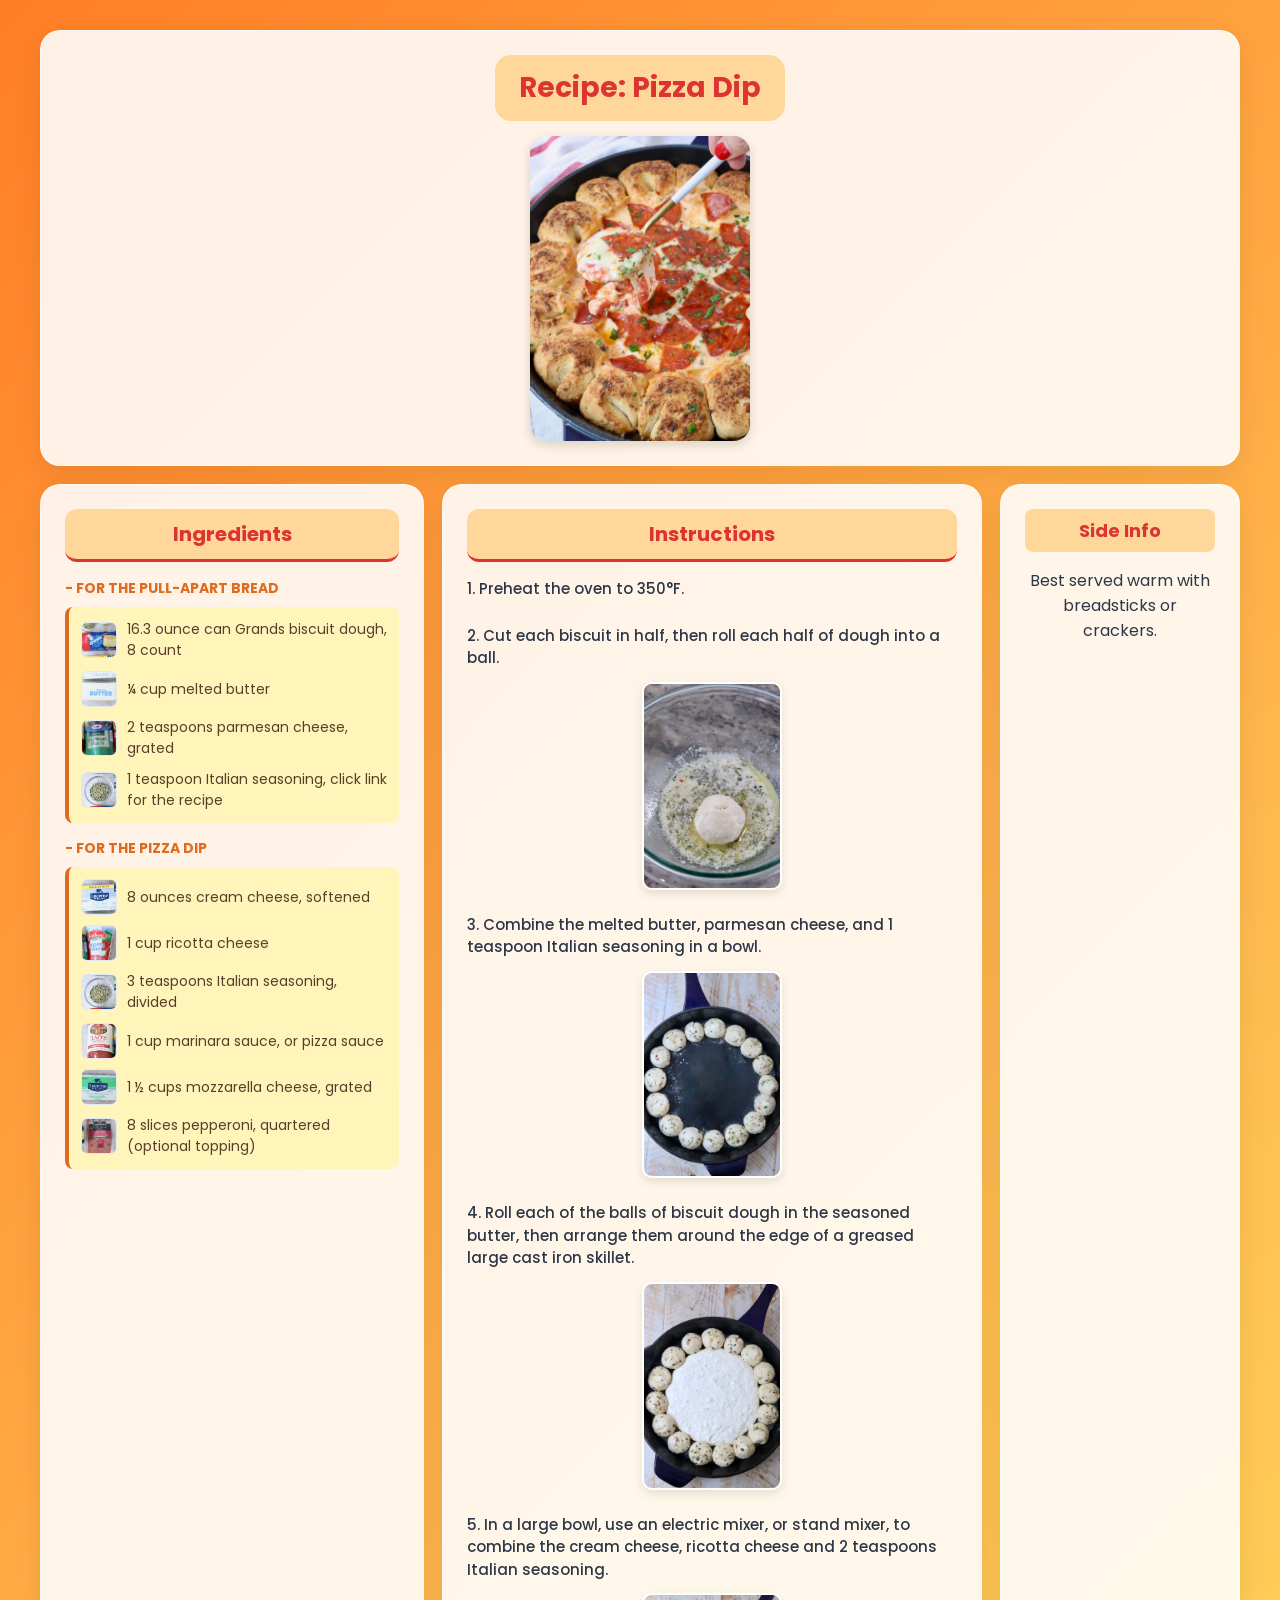
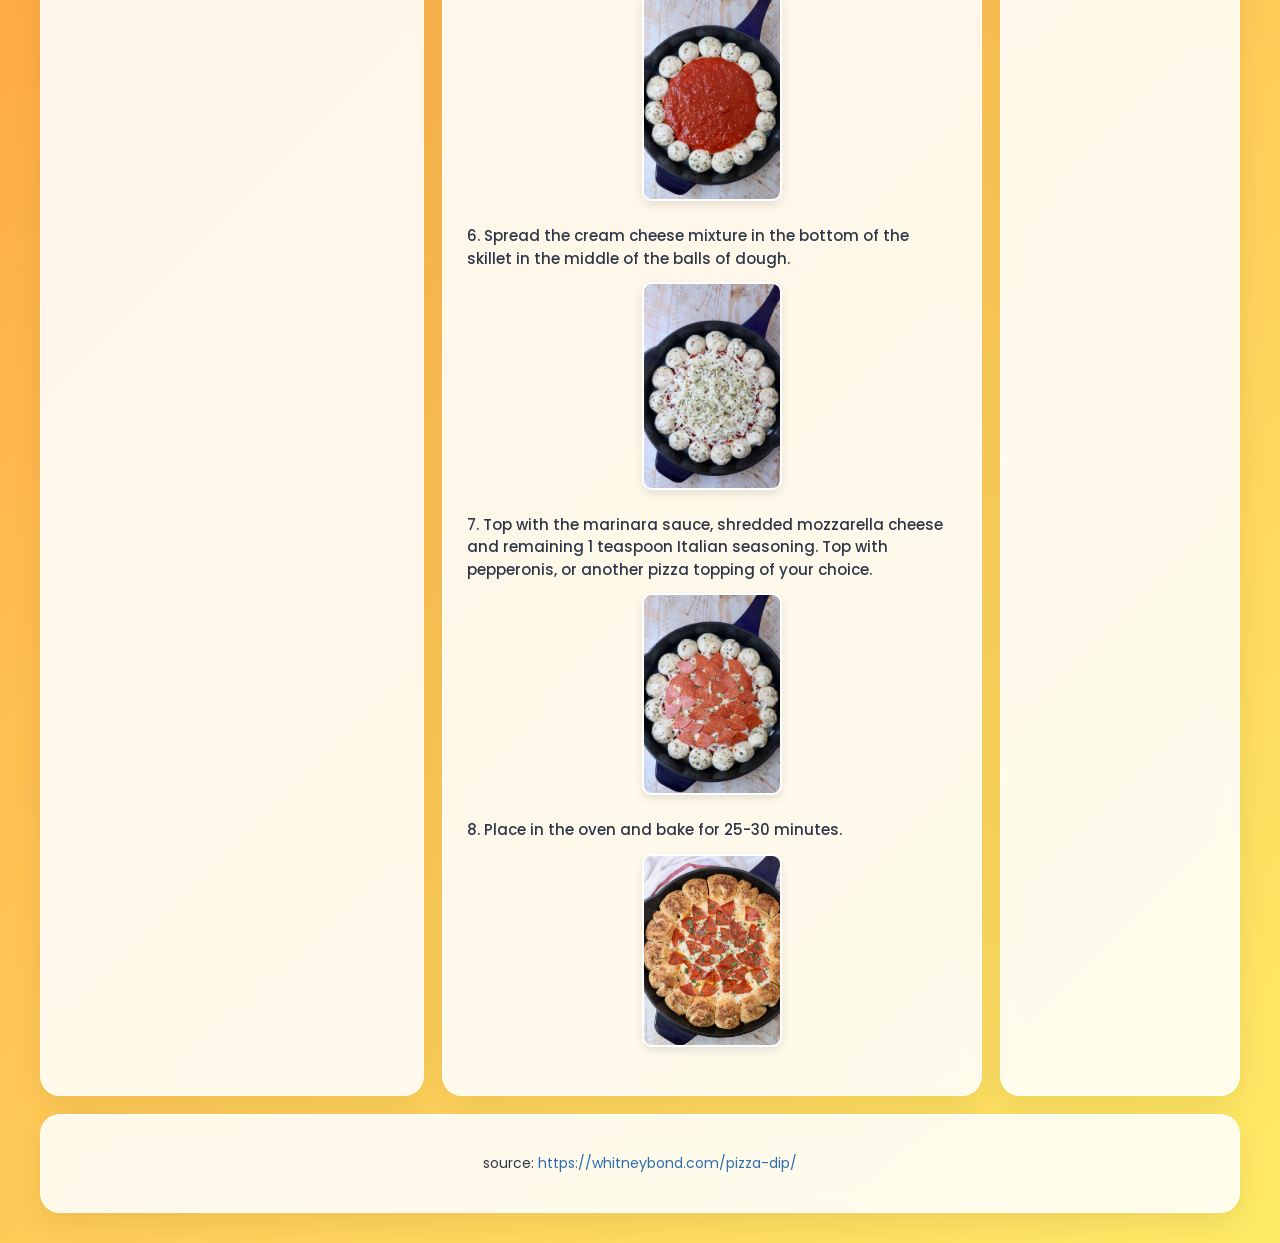
<file: assignments/assignment4/recipe.html>
<!DOCTYPE html>
<html>
<head>
	<meta charset='utf-8'>
	<meta http-equiv='X-UA-Compatible' content='IE=edge'>
	<title>Pizza Dip Recipe</title>
	<meta name='viewport' content='width=device-width, initial-scale=1'>
	<link rel='stylesheet' type='text/css' media='screen' href='main.css'>
</head>
<body>
	<div class="grid-container">
        <div id="header" class="grid-card">
            <h1>Recipe: Pizza Dip</h1>
            <div class="img-container">
                <img src="pic/pizza-dip-9.jpeg" alt="Pizza Dip Header" class="hero-img">
            </div>
        </div>

        <div id="main1" class="grid-card">
            <h2>Ingredients</h2>

            <div class="ingredient-section">
                <h3>- FOR THE PULL-APART BREAD</h3>
                <ul class="ingredient-list">
                    <li>
                        <img src="pic/biscuit_dough.jpeg" alt="Biscuit Dough" class="ingredient-icon">
                        <span>16.3 ounce can Grands biscuit dough, 8 count</span>
                    </li>
                    <li>
                        <img src="pic/butter.jpeg" alt="Butter" class="ingredient-icon">
                        <span>¼ cup melted butter</span>
                    </li>
                    <li>
                        <img src="pic/parmesan_cheese.jpeg" alt="Parmesan Cheese" class="ingredient-icon">
                        <span>2 teaspoons parmesan cheese, grated</span>
                    </li>
                    <li>
                        <img src="pic/Italian_seasoning.jpeg" alt="Italian Seasoning" class="ingredient-icon">
                        <span>1 teaspoon Italian seasoning, click link for the recipe</span>
                    </li>
                </ul>
            </div>

            <div class="ingredient-section">
                <h3>- FOR THE PIZZA DIP</h3>
                <ul class="ingredient-list">
                    <li>
                        <img src="pic/creamcheese.jpeg" alt="Cream Cheese" class="ingredient-icon">
                        <span>8 ounces cream cheese, softened</span>
                    </li>
                    <li>
                        <img src="pic/ricotta_cheese.jpeg" alt="Ricotta Cheese" class="ingredient-icon">
                        <span>1 cup ricotta cheese</span>
                    </li>
                    <li>
                        <img src="pic/Italian_seasoning.jpeg" alt="Italian Seasoning" class="ingredient-icon">
                        <span>3 teaspoons Italian seasoning, divided</span>
                    </li>
                    <li>
                        <img src="pic/Marinara_sauce.jpeg" alt="Marinara Sauce" class="ingredient-icon">
                        <span>1 cup marinara sauce, or pizza sauce</span>
                    </li>
                    <li>
                        <img src="pic/mozzareellacheese.jpeg" alt="Mozzarella Cheese" class="ingredient-icon">
                        <span>1 ½ cups mozzarella cheese, grated</span>
                    </li>
                    <li>
                        <img src="pic/pepperoni.jpeg" alt="Pepperoni" class="ingredient-icon">
                        <span>8 slices pepperoni, quartered (optional topping)</span>
                    </li>
                </ul>
            </div>
        </div>

        <div id="main2" class="grid-card">
            <h2>Instructions</h2>
            
            <ol class="step-list">
                <li>
                    <span>1. Preheat the oven to 350°F.</span>
                </li>
                <li>
                    <span>2. Cut each biscuit in half, then roll each half of dough into a ball.</span>
                    <img src="pic/pizza-dip-2.jpeg" alt="Step 2" class="step-img">
                </li>
                <li>
                    <span>3. Combine the melted butter, parmesan cheese, and 1 teaspoon Italian seasoning in a bowl.</span>
                    <img src="pic/pizza-dip-3.jpeg" alt="Step 3" class="step-img">
                </li>
                <li>
                    <span>4. Roll each of the balls of biscuit dough in the seasoned butter, then arrange them around the edge of a greased large cast iron skillet.</span>
                    <img src="pic/pizza-dip-4.jpeg" alt="Step 4" class="step-img">
                </li>
                <li>
                    <span>5. In a large bowl, use an electric mixer, or stand mixer, to combine the cream cheese, ricotta cheese and 2 teaspoons Italian seasoning.</span>
                    <img src="pic/pizza-dip-5.jpeg" alt="Step 5" class="step-img">
                </li>
                <li>
                    <span>6. Spread the cream cheese mixture in the bottom of the skillet in the middle of the balls of dough.</span>
                    <img src="pic/pizza-dip-6.jpeg" alt="Step 6" class="step-img">
                </li>
                <li>
                    <span>7. Top with the marinara sauce, shredded mozzarella cheese and remaining 1 teaspoon Italian seasoning. Top with pepperonis, or another pizza topping of your choice.</span>
                    <img src="pic/pizza-dip-7.jpeg" alt="Step 7" class="step-img">
                </li>
                <li>
                    <span>8. Place in the oven and bake for 25-30 minutes.</span>
                    <img src="pic/pizza-dip-8.jpeg" alt="Step 8" class="step-img">
                </li>
            </ol>
        </div>

        <div id="right" class="grid-card">
            <div class="sidebar-header">Side Info</div>
            <p>Best served warm with breadsticks or crackers.</p>
        </div>

        <div id="footer" class="grid-card">
            <p>source: <a href="https://whitneybond.com/pizza-dip/" target="_blank">https://whitneybond.com/pizza-dip/</a></p>
        </div>
	</div>
</body>
</html>
</file>
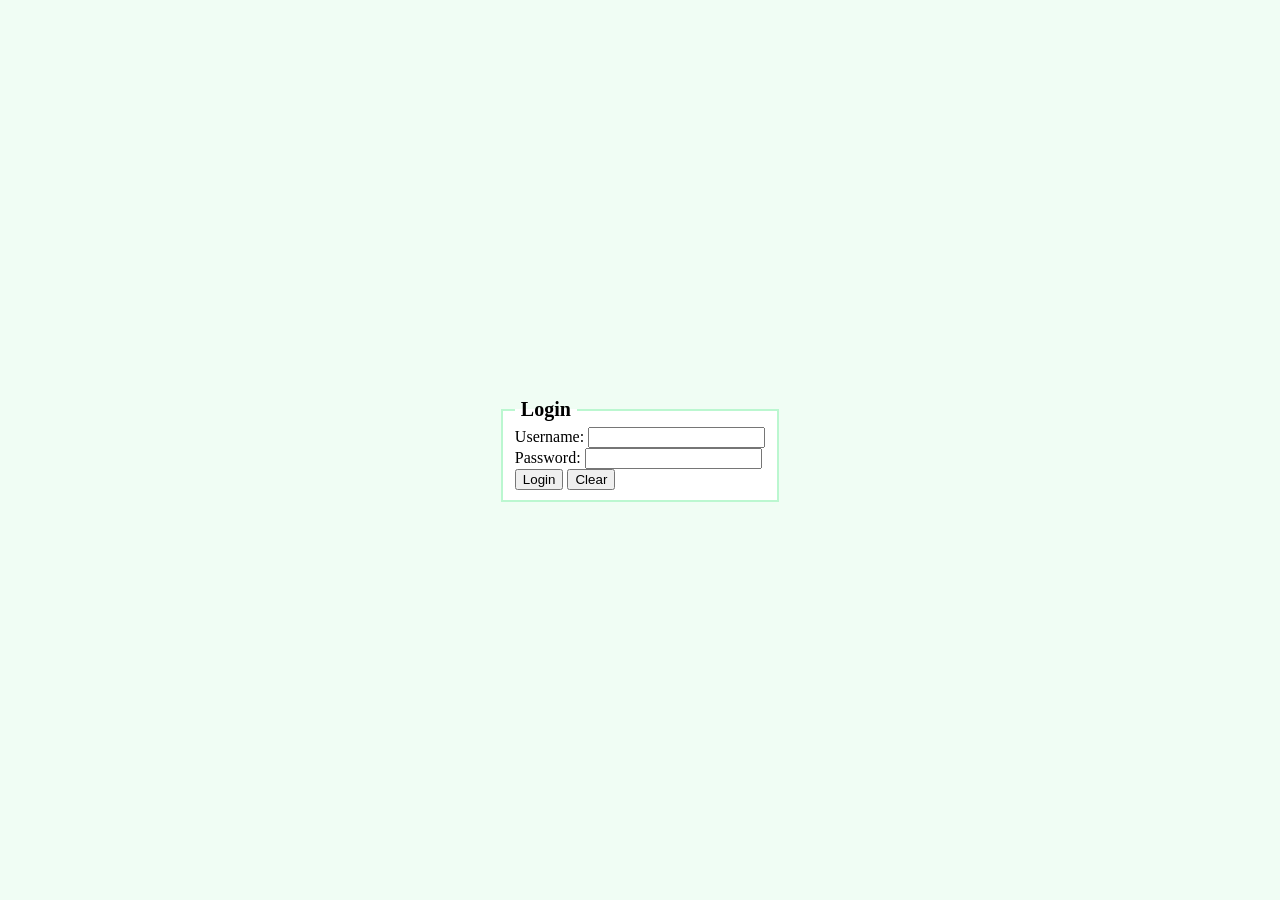
<file: assignments/assignment6/login.html>
<!DOCTYPE html>
<html>
	<head>
		<meta charset="UTF-8">
		<title>Login</title>
		<link rel="stylesheet" type="text/css" href="main.css">
		<script type="text/javascript" src="login.js"></script>
	</head>
	<body class="login-page">
		<form name="myLogin" id = "myLogin">
			<fieldset>
				<legend>Login</legend>
				Username: 
				<input type="text" name="username" id="username" required>
				<br>
				Password: 
				<input type="password" name="password" required>
				<br>
				<input type="submit" value="Login" id="loginBtn">
				<input type="reset" value="Clear" id="clearBtn">

			</fieldset>
			

		</form>
		
	</body>
</html>
</file>
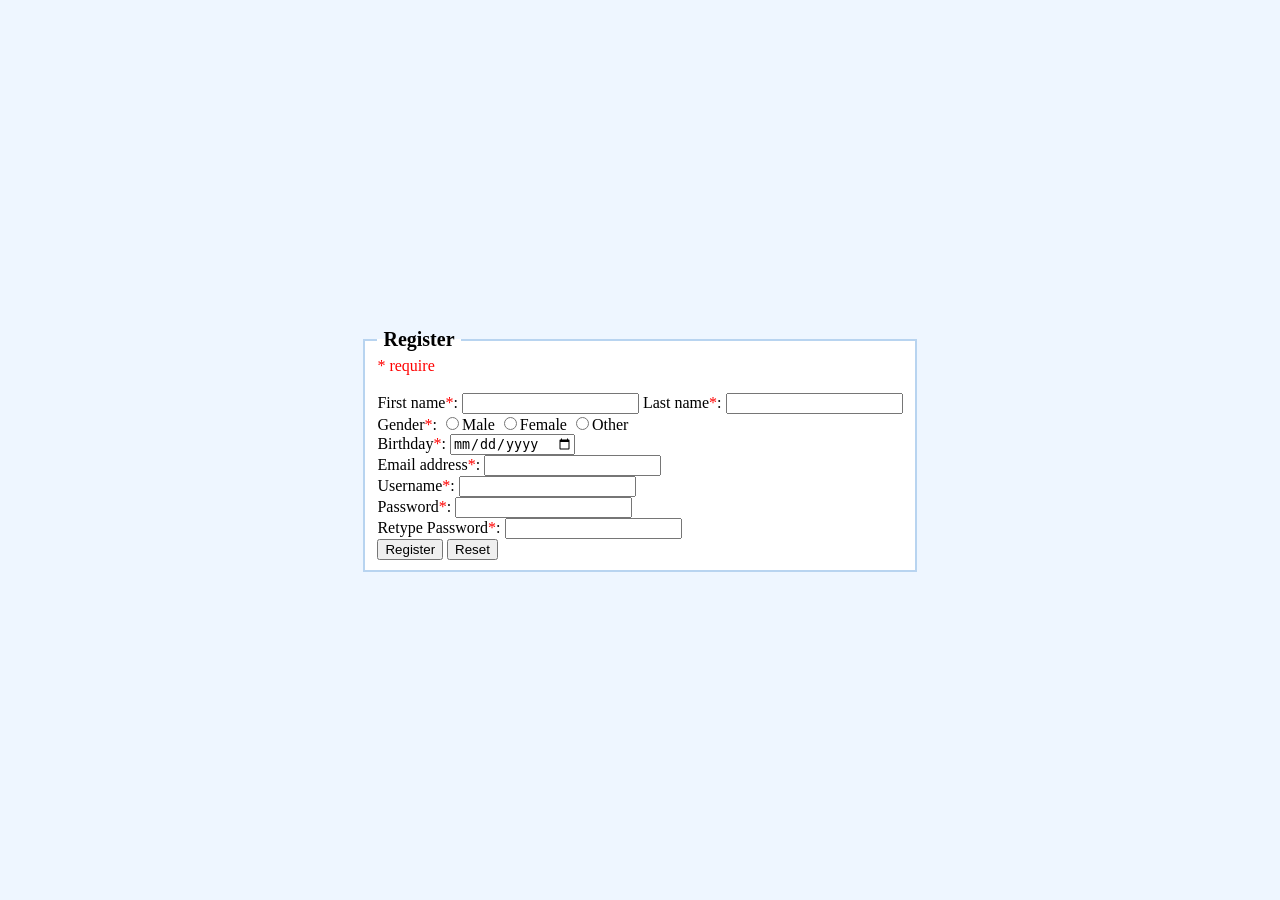
<file: assignments/assignment6/register.html>
<!DOCTYPE html>
<html>
	<head>
		<meta charset="UTF-8">
		<title>Register</title>
		<link rel="stylesheet" type="text/css" href="main.css">
		<script type="text/javascript" src="register.js"></script>
	</head>
	<body class="register-page">
		<form name="myRegister" id="myRegister" action="login.html">
			<fieldset>
				<legend>Register</legend>
				<span class="required-text">* require</span> <br>
				<span id="errormsg"></span> <br>
				First name<span class="required">*</span>: 
				<input type="text" name="firstname" required>
				Last name<span class="required">*</span>: 
				<input type="text" name="lastname" >
				<br>
				Gender<span class="required">*</span>: 
				<input type="radio" name="gender" value="male" >Male
				<input type="radio" name="gender" value="female" >Female
				<input type="radio" name="gender" value="other" >Other
				<br>
				Birthday<span class="required">*</span>: 
				<input type="date" name="bday" value="" >
				<br>
				Email address<span class="required">*</span>: 
				<input type="email" name="email" >
				<br>
				Username<span class="required">*</span>: 
				<input type="text" name="username" >
				<br>
				Password<span class="required">*</span>: 
				<input type="password" name="password" required>
				<br>
				Retype Password<span class="required">*</span>: 
				<input type="password" name="password" required>
				<br>
				<input type="submit" value="Register" id="registerBtn">
				<input type="reset" value="Reset" id="resetBtn">
			</fieldset>
		</form>

		
	</body>
</html>
</file>
<file: style.css>
:root {
  --bg: linear-gradient(135deg, #e6e6fa 0%, #ffe4e1 100%);
  --section-bg: #ffffff;
  --main: #4b367c;
  --header-bg: #5d439b;
  --accent: #d8b4e2;
  --text: #2b2d42;
  --nav-h: 68px;        
  --pastel-blue: #e8f1f8;
  --pastel-green: #eaf5ee;
  --pastel-yellow: #fbf6e8;
}
* { box-sizing: border-box; }
html {
  scroll-behavior: smooth;         
  scroll-padding-top: var(--nav-h);  
}
body {
  margin: 0;
  font-family: "Sarabun", Arial, sans-serif;
  font-size: 1rem;                  
  line-height: 1.6;
  color: var(--text);
  background: var(--bg);
  background-attachment: fixed;
  padding-top: var(--nav-h);         
}
img { max-width: 100%; height: auto; display: block; margin: 0 auto; }  
a { color: var(--main); }

section { 
  padding: 2.5rem 2rem; 
  max-width: 1000px; 
  margin: 1.5rem auto; 
  background: var(--section-bg);
  border-radius: 16px;
  box-shadow: 0 4px 16px rgba(75, 54, 124, 0.08);
  border: 1px solid #ebdff2;
}

h2 { 
  border-bottom: 3px solid var(--accent); 
  padding-bottom: .4rem; 
  margin-top: 0;
  color: var(--main);
}

.topnav {
  position: fixed;                  
  top: 0; left: 0; right: 0;
  height: var(--nav-h);
  background: var(--main);
  display: flex;                     
  align-items: center;
  gap: 1rem;
  padding: 0 1.5rem;
  overflow-x: auto;
  z-index: 100;
  box-shadow: 0 2px 10px rgba(0,0,0,0.18);
}
.topnav a { 
  color: #f1f5f9; 
  text-decoration: none; 
  white-space: nowrap; 
  padding: .4rem .8rem; 
  border-radius: 8px; 
  font-weight: 500;
  transition: 0.2s;
}
.topnav a:hover, .topnav a.active { 
  background: var(--accent); 
  color: #2b1f47; 
  font-weight: 600;
}

.topnav .brand { 
  display: inline-flex;
  align-items: center;
  gap: 10px;
  font-size: 1.25rem;
  font-weight: 700;
  color: #ffffff;
  margin-right: auto; 
}

.brand-logo {
  width: 42px;
  height: 42px;
  border-radius: 50%;
  object-fit: cover;
  border: 2px solid #ffffff;
}

.page-title {
  text-align: center;                
  margin: 0;
  padding: 2rem 1rem;
  background: var(--header-bg);
  color: #ffffff;
  border-bottom: 3px solid var(--accent);
  box-shadow: inset 0 2px 6px rgba(0,0,0,0.15);
}

.layout {                           
  display: grid;
  grid-template-columns: 260px 1fr;
  gap: 1.5rem;
  max-width: 1280px;
  margin: 0 auto;
  padding: 1.5rem;
}

.sidebar {
  position: sticky;                   
  top: calc(var(--nav-h) + 1.5rem);
  height: fit-content;
  max-height: calc(100vh - var(--nav-h) - 3rem);
  overflow-y: auto;
  background: #ffffff;
  border-radius: 14px;
  padding: 1rem;
  box-shadow: 0 4px 12px rgba(0,0,0,0.05);
  border: 1px solid #ebdff2;
}

.sidebar details { 
  margin-bottom: 0.9rem; 
  background: #fdfafd;
  border: 1px solid #ebdff2;
  border-radius: 10px;
  overflow: hidden;
}

.sidebar summary { 
  cursor: pointer; 
  font-weight: bold; 
  padding: 0.6rem 0.8rem; 
  background: var(--main);
  color: #ffffff;
  border-radius: 8px 8px 0 0;
}

.sidebar ul { 
  margin: 0.4rem 0.6rem; 
  padding: 0; 
  list-style: none; 
}

.sidebar li a { 
  display: block; 
  padding: 0.4rem 0.6rem; 
  text-decoration: none; 
  border-radius: 6px; 
  font-size: 0.95rem; 
  color: var(--text);
}

.sidebar li a:hover { 
  background: var(--accent); 
  color: #2b1f47; 
  font-weight: 600;
}

.content { 
  background: #ffffff;
  border-radius: 16px;
  padding: 2.2rem;
  box-shadow: 0 4px 16px rgba(75, 54, 124, 0.08);
  border: 1px solid #ebdff2;
}

#year1 { 
  background: var(--pastel-blue);
  border: 1px solid #d0e1ee;
  border-radius: 16px;
  padding: 1.8rem;
  margin-bottom: 3rem;
}

#year2 { 
  background: var(--pastel-green);
  border: 1px solid #d2e7d8;
  border-radius: 16px;
  padding: 1.8rem;
  margin-bottom: 3rem;
}

#year3 { 
  background: var(--pastel-yellow);
  border: 1px solid #f3e6ca;
  border-radius: 16px;
  padding: 1.8rem;
  margin-bottom: 3rem;
}

.year-block h2 {
  display: block;
  width: 100%;
  text-align: center;
  background: var(--main);
  color: #ffffff;
  padding: 0.6rem 1rem;
  border-radius: 10px;
  border-bottom: 4px solid var(--accent);
  margin-top: 0;
  margin-bottom: 2rem;
}

.tool-block { 
  margin-bottom: 2.5rem; 
  display: flex;
  flex-direction: column;
  align-items: center;
}

.tool-block h3 {
  text-align: center;
  background: #ffffff;
  color: var(--main);
  padding: 0.4rem 1.4rem;
  border-radius: 20px;
  display: inline-block;
  margin: 0 auto 1.2rem auto;
  font-size: 1.1rem;
  border: 1px solid rgba(0,0,0,0.08);
  box-shadow: 0 2px 6px rgba(0,0,0,0.03);
}

.tool-block .card {
  width: 100%;
  max-width: 560px;
  margin: 0 auto;
}

.project-grid {
  display: grid;
  grid-template-columns: repeat(auto-fit, minmax(280px, 340px));
  justify-content: center;
  gap: 1.5rem;
  width: 100%;
  margin: 0 auto;
}

.card { 
  background: #ffffff; 
  border: 1px solid #ebdff2;
  border-radius: 12px; 
  padding: 1.2rem; 
  box-shadow: 0 4px 10px rgba(75, 54, 124, 0.05); 
  display: flex;
  flex-direction: column;
  align-items: center;
  justify-content: center;
  margin: 0 auto;
  width: 100%;
  transition: transform 0.2s ease, box-shadow 0.2s ease, border-color 0.2s ease;
}

.card:hover {
  transform: translateY(-4px);
  box-shadow: 0 8px 20px rgba(75, 54, 124, 0.12);
  border-color: var(--accent);
}

#skills .card:nth-child(1),
#certificates .card:nth-child(1),
.assignments-list .card:nth-child(3n+1) {
  background: var(--pastel-blue);
  border-color: #d0e1ee;
}

#skills .card:nth-child(2),
#interests .card:nth-child(1),
#certificates .card:nth-child(2),
.assignments-list .card:nth-child(3n+2) {
  background: var(--pastel-green);
  border-color: #d2e7d8;
}

#skills .card:nth-child(3),
#interests .card:nth-child(2),
#certificates .card:nth-child(3),
.assignments-list .card:nth-child(3n) {
  background: var(--pastel-yellow);
  border-color: #f3e6ca;
}

.project-grid .card img,
.tool-block .card img {
  max-height: 250px;
  width: auto;
  max-width: 100%;
  object-fit: contain;
  background: #ffffff;
  border-radius: 8px;
}

figure { margin: 0; width: 100%; text-align: center; }
figcaption { font-size: .9rem; text-align: center; padding-top: .6rem; color: #5a5766; }

.grid-auto {                        
  display: grid;
  grid-template-columns: repeat(3, 1fr);
  gap: 1.2rem;
}

#interests .grid-auto {
  display: flex;
  justify-content: center;
  gap: 1.2rem;
}

#interests .grid-auto .card {
  flex: 0 1 calc((100% - 2.4rem) / 3);
  min-width: 250px;
}

.about { display: flex; gap: 2rem; align-items: center; flex-wrap: wrap; }
.about img.profile { 
  width: 210px; 
  height: 250px;
  object-fit: cover;
  border-radius: 18px; 
  box-shadow: 0 6px 16px rgba(75, 54, 124, 0.12);
}
.about .text { flex: 1; min-width: 260px; }

.assignments-list {
  display: flex;
  flex-direction: column;
  align-items: center;
  gap: 0.9rem;
  max-width: 580px;
  margin: 0 auto;
}
.assignments-list .card {
  width: 100%;
  text-align: center;
  text-decoration: none;
  font-weight: 600;
  color: var(--main);
  padding: 1rem;
}

.cert-card img {
  width: 100%;
  height: 220px;
  object-fit: contain;
  background-color: #ffffff;
  border-radius: 8px;
  margin-bottom: 0.8rem;
  border: 1px solid #ebdff2;
}

.table-wrap { overflow-x: auto; }
.edu_table { 
  width: 100%; 
  border-collapse: collapse; 
  background: #ffffff; 
  border-radius: 12px; 
  margin-top: 0.5rem; 
  overflow: hidden; 
}
.edu_table th { 
  background: var(--main); 
  color: #fff; 
  padding: .8rem 1.2rem; 
  text-align: left; 
}
.edu_table td { 
  padding: .8rem 1.2rem; 
  border-bottom: 1px solid #ebdff2; 
  text-align: left; 
}
.edu_table tr:nth-child(even) td {
  background: #f7eff9;
}
.edu_table tr:nth-child(odd):not(:first-child) td {
  background: #eedef0;
}

footer { text-align: center; padding: 2rem 1rem; background: var(--main); color: #fff; font-size: .9rem; margin-top: 2rem; }
footer a { color: var(--accent); }

@media only screen and (max-width: 820px) {
  .layout { grid-template-columns: 1fr; }
  .sidebar { position: static; width: auto; max-height: none; }
  .grid-auto { grid-template-columns: 1fr; }
  #interests .grid-auto { flex-direction: column; align-items: center; }
  #interests .grid-auto .card { width: 100%; }
  .about { justify-content: center; text-align: center; }
}
</file>
<file: assignments/assignment5/main.css>
body {
    background-color: #e1a1a1; 
    font-family: sans-serif;
    display: flex;
    justify-content: center;
    align-items: center;
    min-height: 100vh;
    margin: 0;
    padding: 20px;
    box-sizing: border-box;
}

.forum-container {
    background-color: #d8d0c5;  
    border: 3px solid #333333;
    border-radius: 40px 20px 45px 25px; 
    padding: 30px 40px;
    width: 90%;
    max-width: 650px;
    display: flex;
    flex-direction: column;
    align-items: center;
    box-shadow: 0 4px 10px rgba(0, 0, 0, 0.15);
}

h1#top {
    font-family: 'Times New Roman', Times, serif;
    font-size: 32px;
    font-weight: bold;
    text-align: center;
    margin-top: 0;
    margin-bottom: 20px;
    color: #000000;
}

#topic, #reply1, #reply2 {
    background-color: #fce4ec; 
    width: 100%;
    min-height: 40px;
    margin: 8px 0;
    padding: 10px;
    border: 2px solid #333333;
    border-radius: 4px;
    box-sizing: border-box;
    word-wrap: break-word;
}

textarea#message {
    background-color: #ffffff;
    width: 70%;
    height: 100px;
    margin-top: 15px;
    padding: 10px;
    border: 2px solid #333333;
    border-radius: 4px;
    resize: none;
    box-sizing: border-box;
}

.button-container {
    display: flex;
    gap: 10px;
    margin-top: 12px;
}

button {
    padding: 6px 18px;
    border: 2px solid #333333;
    border-radius: 4px;
    background-color: #ffffff;
    cursor: pointer;
    font-weight: bold;
}

button:hover {
    background-color: #e0e0e0;
}
</file>
<file: assignments/assignment7/game.css>
/* =============================================================================
   MDT312 Assignment 7: Square Game Styling
   ตกแต่งให้สวยงาม สะอาดตา และ User-Friendly ตามเกณฑ์การให้คะแนน
   ============================================================================= */

@import url('https://fonts.googleapis.com/css2?family=Kanit:wght@300;400;600&display=swap');

* {
    box-sizing: border-box;
    margin: 0;
    padding: 0;
}

body {
    font-family: 'Kanit', sans-serif;
    background-image: url('bg.jpg');
    background-size: cover;
    background-position: center;
    background-repeat: no-repeat;
    background-attachment: fixed;
    min-height: 100vh;
    padding: 30px 15px;
    color: #334e68;
    display: flex;
    flex-direction: column;
    align-items: center;
}

/* Control Panel */
fieldset {
    width: 100%;
    max-width: 580px;
    background: #ffffff;
    border: none;
    border-radius: 16px;
    box-shadow: 0 10px 25px rgba(0, 0, 0, 0.08);
    padding: 20px 25px;
    display: flex;
    flex-wrap: wrap;
    align-items: center;
    justify-content: space-between;
    gap: 12px;
}

legend {
    font-weight: 600;
    font-size: 1.25rem;
    color: #102a43;
    padding: 0 12px;
    background: #d8e5ff;
    border-radius: 8px;
    margin-bottom: 5px;
}

input[type="text"] {
    width: 70px;
    padding: 8px 12px;
    border: 2px solid #cbd5e1;
    border-radius: 8px;
    font-size: 1rem;
    font-family: inherit;
    text-align: center;
    outline: none;
    transition: border-color 0.2s;
}

input[type="text"]:focus {
    border-color: #3b82f6;
}

select {
    padding: 8px 14px;
    border: 2px solid #cbd5e1;
    border-radius: 8px;
    font-size: 1rem;
    font-family: inherit;
    background-color: white;
    cursor: pointer;
    outline: none;
}

button#start {
    padding: 8px 20px;
    background: linear-gradient(135deg, #3b82f6 0%, #1d4ed8 100%);
    color: white;
    border: none;
    border-radius: 8px;
    font-size: 1rem;
    font-weight: 600;
    font-family: inherit;
    cursor: pointer;
    box-shadow: 0 4px 10px rgba(59, 130, 246, 0.35);
    transition: transform 0.15s ease, box-shadow 0.15s ease;
}

button#start:hover {
    transform: translateY(-2px);
    box-shadow: 0 6px 14px rgba(59, 130, 246, 0.45);
}

button#start:active {
    transform: translateY(0);
}

/* Timer Display */
#timerClock {
    display: flex;
    align-items: center;
    gap: 8px;
    font-weight: 600;
    font-size: 1.05rem;
    color: #486581;
    margin-left: auto;
}

#clock {
    display: inline-flex;
    align-items: center;
    justify-content: center;
    min-width: 42px;
    height: 36px;
    background: #fef2f2;
    color: #dc2626;
    font-weight: 700;
    font-size: 1.15rem;
    border-radius: 8px;
    border: 1px solid #fecaca;
    padding: 0 8px;
}

/* Play Area Container */
#container {
    margin-top: 25px;
    display: flex;
    justify-content: center;
    width: 100%;
}

#layer {
    position: relative;
    width: 500px;
    height: 500px;
    background-color: #ffffff;
    border: 3px solid #334e68;
    border-radius: 12px;
    box-shadow: 0 12px 30px rgba(0, 0, 0, 0.1);
    overflow: hidden;
}

/* Square Elements */
.square {
    position: absolute;
    width: 25px;
    height: 25px;
    border: 2px solid rgba(0, 0, 0, 0.4);
    border-radius: 5px;
    cursor: pointer;
    box-shadow: 0 2px 5px rgba(0, 0, 0, 0.2);
    transition: transform 0.1s ease, filter 0.1s ease;
}

.square:hover {
    transform: scale(1.25);
    filter: brightness(1.15);
    z-index: 10;
}

/* Colors */
.maroon {
    background-color: #991b1b;
}

.lightgreen {
    background-color: #22c55e;
}

.magenta {
    background-color: #d946ef;
}

.cyan {
    background-color: #06b6d4;
}

.ref-bottom-left {
    position: fixed;
    bottom: 12px;
    left: 15px;
    font-size: 0.85rem;
    color: #486581;
    background-color: rgba(255, 255, 255, 0.75);
    padding: 4px 10px;
    border-radius: 6px;
    backdrop-filter: blur(4px);
    z-index: 100;
}

.ref-bottom-left a {
    color: #1d4ed8;
    text-decoration: none;
}

.ref-bottom-left a:hover {
    text-decoration: underline;
}
</file>
<file: assignments/assignment3/main.css>
@import url('https://fonts.googleapis.com/css2?family=Poppins:wght@300;400;500;600;700&family=Outfit:wght@300;400;500;600;700&display=swap');

body {
    background: #fab7b7;
    font-family: 'Outfit', 'Poppins', sans-serif;
    color: #ff9456;
    margin: 0;
    padding: 40px 20px;
    display: flex;
    flex-direction: column;
    align-items: center;
    min-height: 100vh;
}

a:link { color: #3182ce; text-decoration: none; font-weight: 500; }
a:visited { color: #805ad5; }
a:hover { color: #e53e3e; text-decoration: underline; }
a:active { color: #dd6b20; }

h1 {
    font-family: 'Poppins', sans-serif;
    background-color: #ffebbd;
    color: #ffcf20;
    font-size: 32px;
    font-weight: 700;
    text-align: center;
    border-radius: 16px;
    margin: 0 auto 20px auto;
    padding: 15px 30px;
    box-shadow: 0 4px 6px rgba(0, 0, 0, 0.05);
}

h2 {
    font-family: 'Poppins', sans-serif;
    color: #ffcf20;
    background-color: #ffebbd;
    font-size: 22px;
    font-weight: 600;
    border-radius: 12px;
    margin: 10px auto 30px auto;
    padding: 10px 20px;
    border-bottom: 3px solid #ffc343;
    text-align: center;
}

.card-layout {
    background: rgba(255, 255, 255, 0.85);
    backdrop-filter: blur(10px);
    -webkit-backdrop-filter: blur(10px);
    border-radius: 24px;
    padding: 30px;
    box-shadow: 0 10px 30px rgba(0, 0, 0, 0.05);
    border: 1px solid rgba(255, 255, 255, 0.5);
    max-width: 800px;
    margin: 20px auto;
    width: 90%;
}

.image-container {
    display: flex;
    justify-content: center;
    align-items: center;
    width: 100%;
}

.recipe-img {
    max-width: 50%;
    height: auto;
    border-radius: 16px;
    box-shadow: 0 4px 12px rgba(0, 0, 0, 0.1);
}

.references-card {
    text-align: center;
}

.source-link {
    text-align: center;
}

.flex_container {
    display: flex;
    flex-wrap: wrap;
    width: 100%;
    margin: 0 auto;
    background-color: #fefcbf;
    border-radius: 16px;
    justify-content: center;
    padding: 20px 10px;
    box-shadow: 0 4px 15px rgba(0, 0, 0, 0.05);
}

.div_display {
    background-color: #ffffff;
    border: 2px solid #319795;
    border-radius: 12px;
    width: 160px;
    margin: 10px;
    text-align: center;
    box-shadow: 0 4px 6px rgba(0, 0, 0, 0.04);
}

.div_display img {
    width: 80%;
    margin: 10px 0;
    border-radius: 8px;
}

.div_display p {
    font-size: 14px;
    margin: 0 0 10px 0;
    color: #4a5568;
    font-weight: 500;
}

.list-container {
    display: flex;
    flex-direction: column;
    gap: 15px; 
}

.list-item {
    display: flex;
    align-items: center; 
    background-color: #ffffff;
    border-radius: 14px;
    padding: 15px 20px;
    box-shadow: 0 4px 12px rgba(0, 0, 0, 0.05);
    border: 2px solid #e2e8f0;
    border-left: 6px solid #dd6b20; 
}

.list-item:nth-child(1) { border-left-color: #dd6b20; }
.list-item:nth-child(2) { border-left-color: #319795; }
.list-item:nth-child(3) { border-left-color: #d69e2e; }
.list-item:nth-child(4) { border-left-color: #e53e3e; }
.list-item:nth-child(5) { border-left-color: #3182ce; }
.list-item:nth-child(6) { border-left-color: #38a169; }
.list-item:nth-child(7) { border-left-color: #805ad5; }
.list-item:nth-child(8) { border-left-color: #d69e2e; }
.list-item:nth-child(9) { border-left-color: #dd6b20; }
.list-item:nth-child(10) { border-left-color: #319795; }

.item-pic {
    width: 100px;
    height: auto;
    object-fit: cover; 
    background-color: #edf2f7;
    border-radius: 12px;
    border: 2px solid #cbd5e0;
    padding: 4px;
    margin-right: 20px;
    flex-shrink: 0;
}

.item-text {
    font-size: 16px;
    line-height: 1.6;
    color: #ff9456;
    text-align: left;
}

a, button, img, .div_display, .list-item, .card-layout {
    transition: all 0.3s cubic-bezier(0.25, 0.8, 0.25, 1);
}

.div_display img:hover, .item-pic:hover {
    transform: scale(1.15) rotate(4deg);
    filter: drop-shadow(0 8px 16px rgba(49, 130, 206, 0.35));
}

.div_display:hover {
    transform: translateY(-4px);
    box-shadow: 0 8px 18px rgba(49, 130, 206, 0.12);
    border-color: #3182ce;
}

.center-steps {
    display: flex;
    flex-direction: column;
    align-items: center;
    padding: 0;
    margin: 0;
    list-style-type: none; 
}

.center-steps li {
    display: flex;
    flex-direction: column; 
    align-items: center;   
    text-align: center;    
    width: 100%;
    max-width: 600px;
    margin-bottom: 35px;   
}

.step-img {
    width: 100%;
    max-width: 300px;
    height: auto;
    border-radius: 14px;
    margin-bottom: 12px;
    box-shadow: 0 4px 10px rgba(0, 0, 0, 0.08);
}
</file>
<file: assignments/assignment4/main.css>
@import url('https://fonts.googleapis.com/css2?family=Poppins:wght@400;600;700&display=swap');

* {
    box-sizing: border-box;
}

body {
    background: linear-gradient(135deg, #ff7e27 0%, #ffb84e 50%, #ffeb67 100%);
    font-family: 'Poppins', sans-serif;
    color: #2d3748;
    margin: 0;
    padding: 30px 15px;
    min-height: 100vh;
}

.grid-container {
    display: grid;
    grid-template-columns: 32% auto 20%;
    gap: 18px;
    max-width: 1200px;
    margin: 0 auto;
}

.grid-card {
    background: rgba(255, 255, 255, 0.88);
    backdrop-filter: blur(10px);
    -webkit-backdrop-filter: blur(10px);
    border-radius: 20px;
    padding: 24px;
    box-shadow: 0 10px 30px rgba(0, 0, 0, 0.08);
    border: 1px solid rgba(255, 255, 255, 0.6);
}

#header {
    grid-column: 1 / span 3;
    text-align: center;
}

#main1 {
    grid-column: 1 / span 1;
}

#main2 {
    grid-column: 2 / span 1;
}

#right {
    grid-column: 3 / span 1;
    text-align: center;
}

#footer {
    grid-column: 1 / span 3;
    text-align: center;
    font-size: 14px;
}

#footer a {
    color: #2b6cb0;
    text-decoration: none;
}

#footer a:hover {
    text-decoration: underline;
}

h1 {
    background-color: #ffd79b;
    color: #dc3333;
    font-size: 28px;
    border-radius: 16px;
    padding: 12px 24px;
    margin: 0 0 15px 0;
    display: inline-block;
}

h2 {
    color: #dc3333;
    background-color: #ffd79b;
    font-size: 20px;
    border-radius: 12px;
    padding: 10px 20px;
    border-bottom: 3px solid #dc3333;
    margin-top: 0;
    text-align: center;
}

h3 {
    font-size: 14px;
    color: #dd6b20;
    margin: 15px 0 8px 0;
}

.hero-img {
    width: 100%;
    max-width: 220px;
    height: auto;
    border-radius: 16px;
    box-shadow: 0 4px 12px rgba(0, 0, 0, 0.15);
    display: block;
    margin: 0 auto;
}

.ingredient-list {
    list-style: none;
    padding: 12px;
    margin: 5px 0 15px 0;
    background-color: #fff5ba;
    border-left: 4px solid #dd6b20;
    border-radius: 8px;
}

.ingredient-list li {
    display: flex;
    align-items: center;
    gap: 10px;
    margin-bottom: 10px;
    font-size: 14px;
    color: #5a3e2b;
}

.ingredient-list li:last-child {
    margin-bottom: 0;
}

.ingredient-icon {
    width: 36px;
    height: 36px;
    object-fit: cover;
    border-radius: 6px;
    border: 1px solid #e2e8f0;
    flex-shrink: 0;
}

/* จัดรูปขั้นตอนให้อยู่ตรงกลางและเล็กลง 50% */
.step-list {
    list-style: none;
    padding: 0;
    margin: 0;
}

.step-list li {
    margin-bottom: 24px;
    line-height: 1.5;
    font-size: 15px;
}

.step-list li span {
    display: block;
    font-weight: 500;
    margin-bottom: 8px;
}

.step-img {
    width: 100%;
    max-width: 140px; /* เล็กลง 50% */
    height: auto;
    border-radius: 10px;
    box-shadow: 0 4px 10px rgba(0, 0, 0, 0.1);
    border: 2px solid #ffffff;
    display: block;
    margin: 12px auto; /* จัดให้อยู่ตรงกลาง */
}

.sidebar-header {
    font-size: 18px;
    font-weight: 700;
    color: #dc3333;
    background-color: #ffd79b;
    padding: 8px;
    border-radius: 8px;
    margin-bottom: 12px;
}

@media only screen and (max-width: 768px) {
    .grid-container {
        grid-template-columns: 1fr;
        gap: 14px;
    }

    #header, #main1, #main2, #right, #footer {
        grid-column: 1 / span 1;
    }
}
</file>
<file: assignments/assignment6/main.css>
/* =============================================================================
   MDT312 Assignment 6 - Custom Stylesheet
   ============================================================================= */


body {
    margin: 0;
    min-height: 100vh;
    display: flex;
    justify-content: center;
    align-items: center;
}

body.register-page {
    background-color: #eef6ff; 
}

body.register-page fieldset {
    background-color: #ffffff; 
    border: 2px solid #b8d4f0;  
}

body.login-page {
    background-color: #f0fdf4; 
}

body.login-page fieldset {
    background-color: #ffffff;
    border: 2px solid #bbf7d0;   
}

legend {
    font-size: 1.25rem;  
    font-weight: bold;   
    padding: 0 6px;
}

.required,
.required-text {
    color: red;
}
</file>
